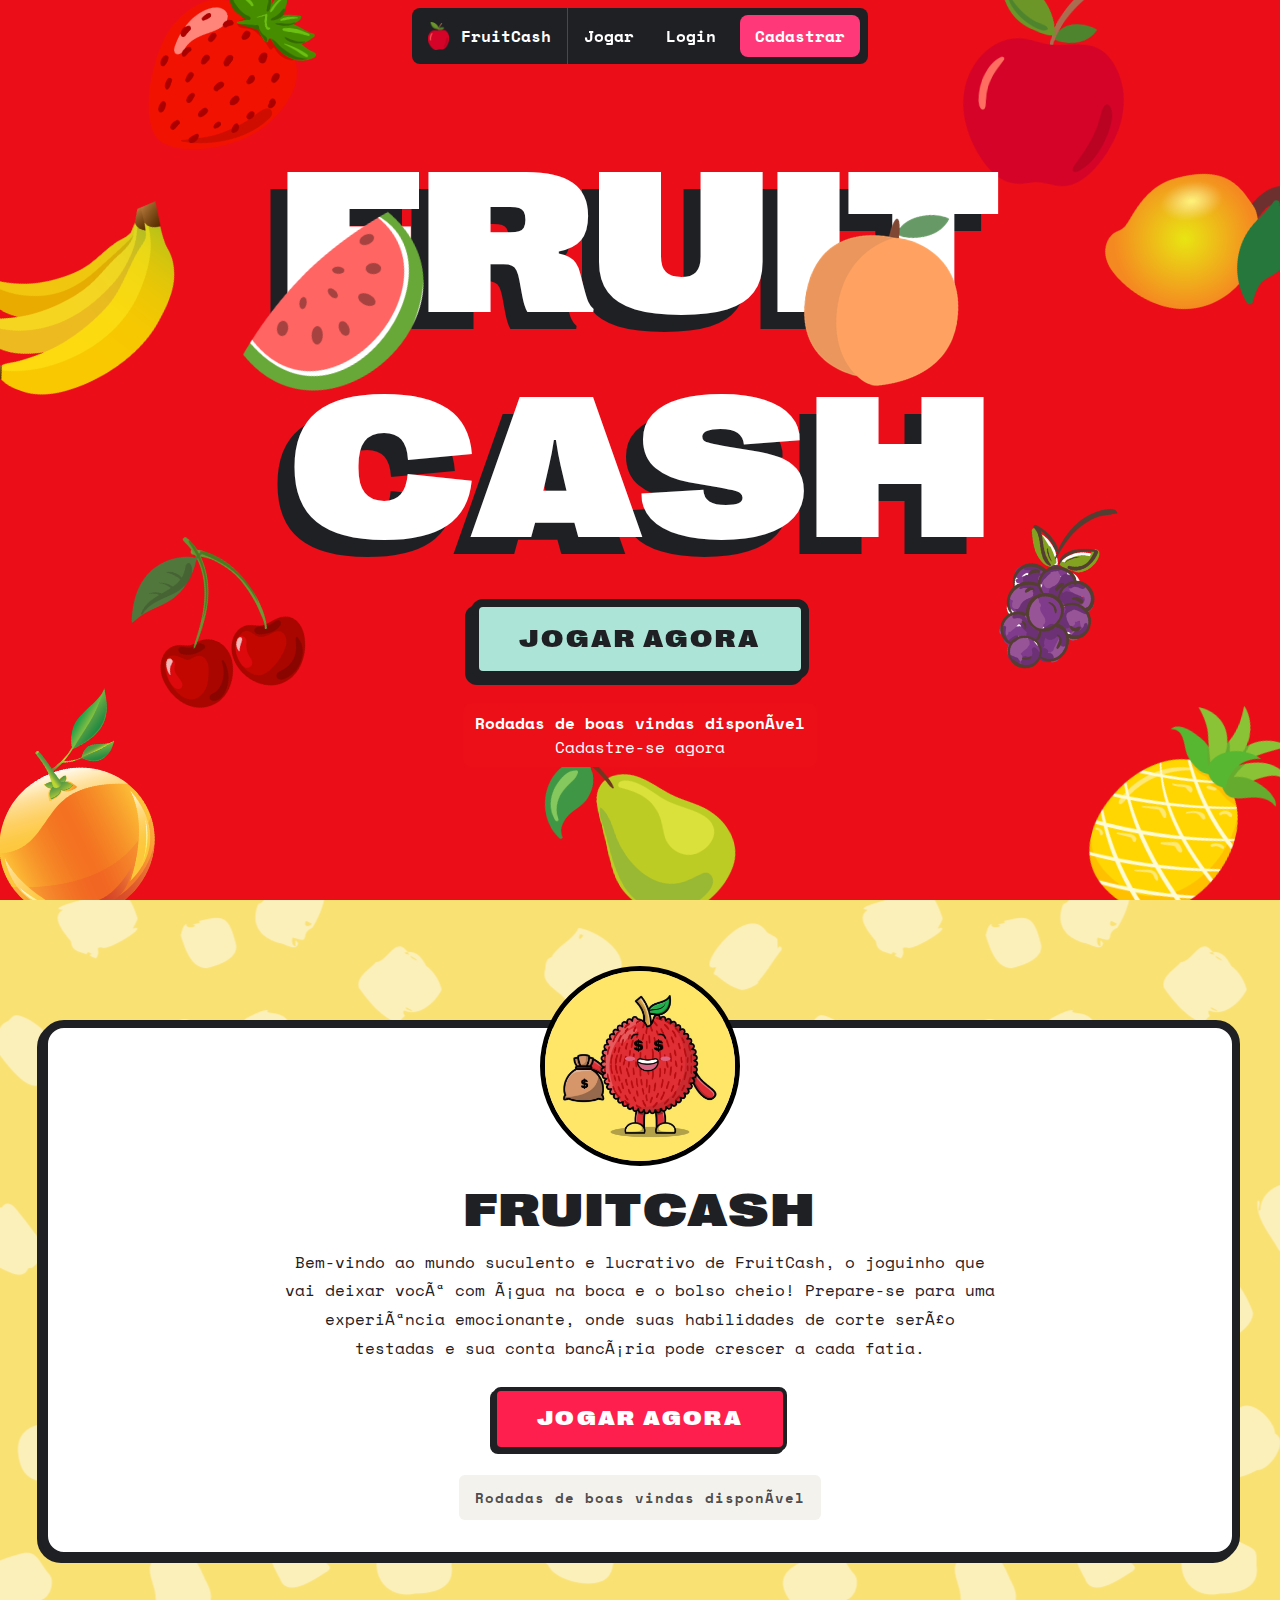
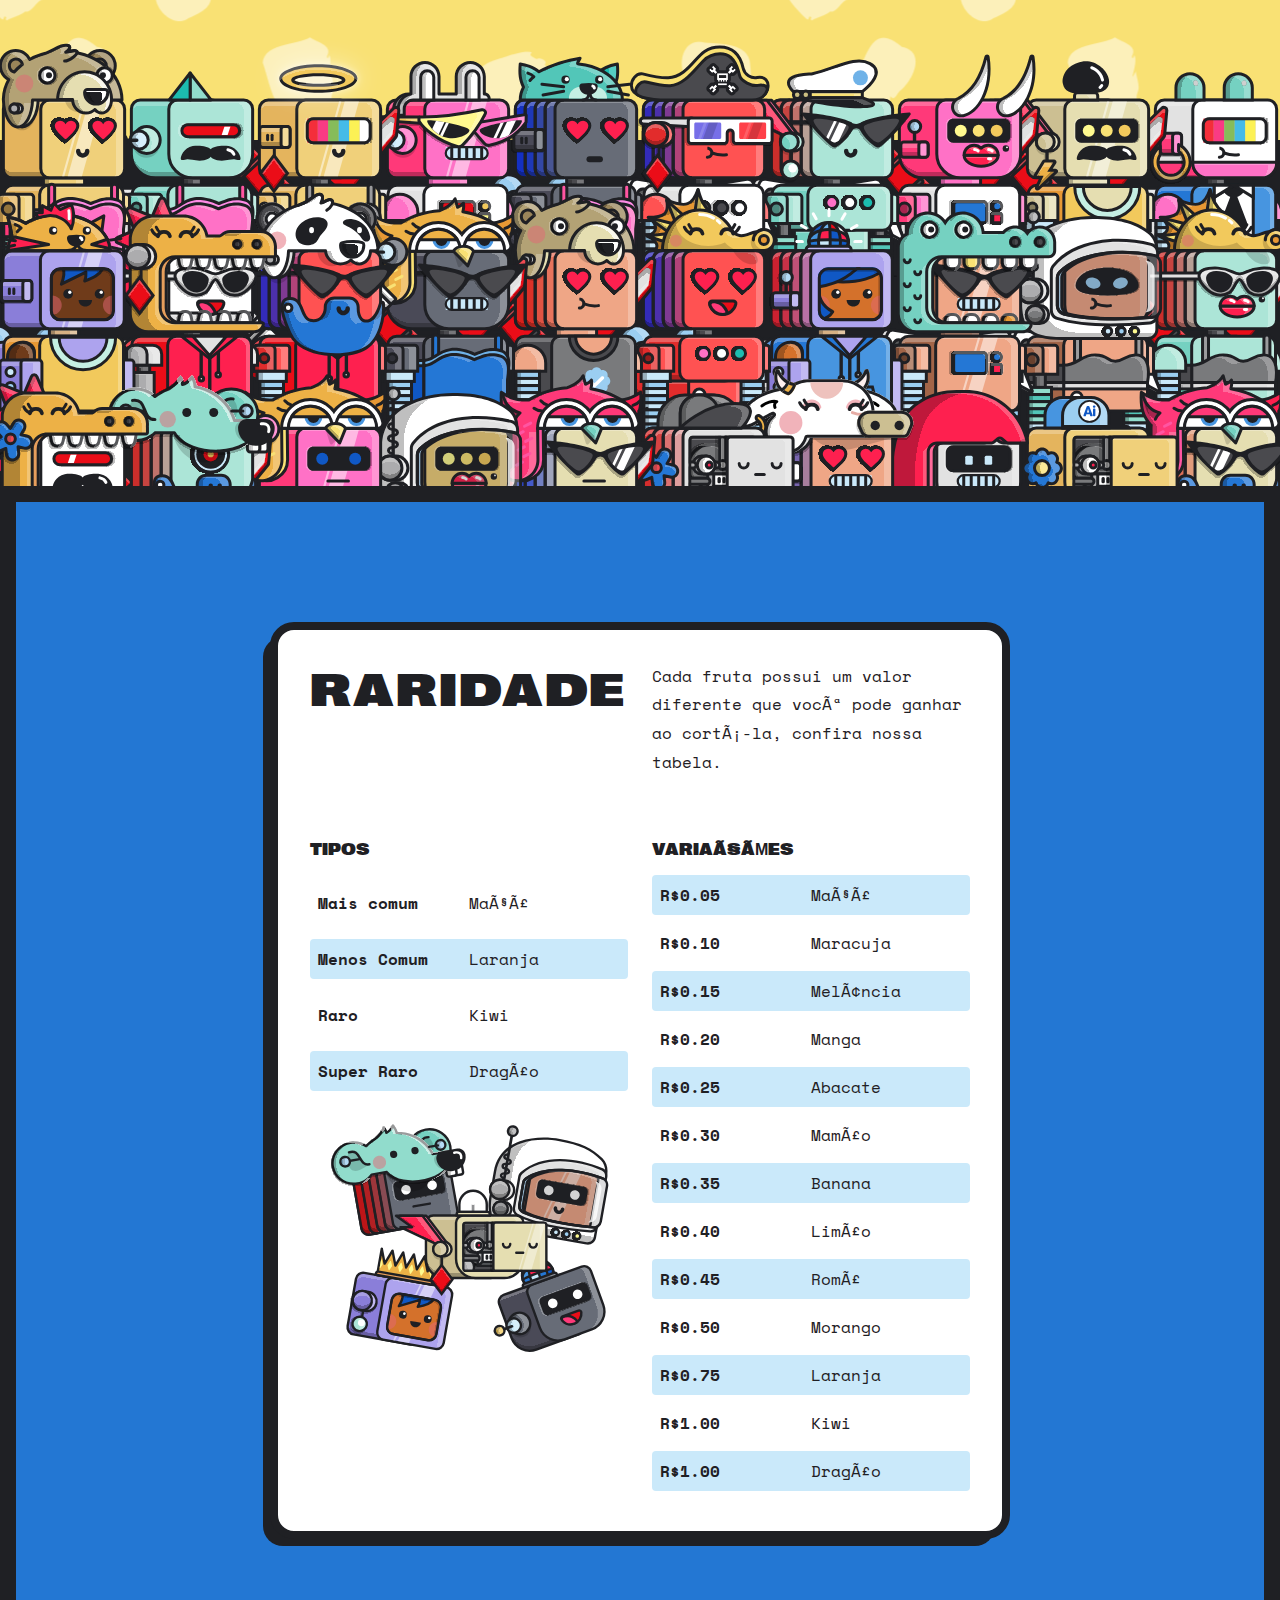
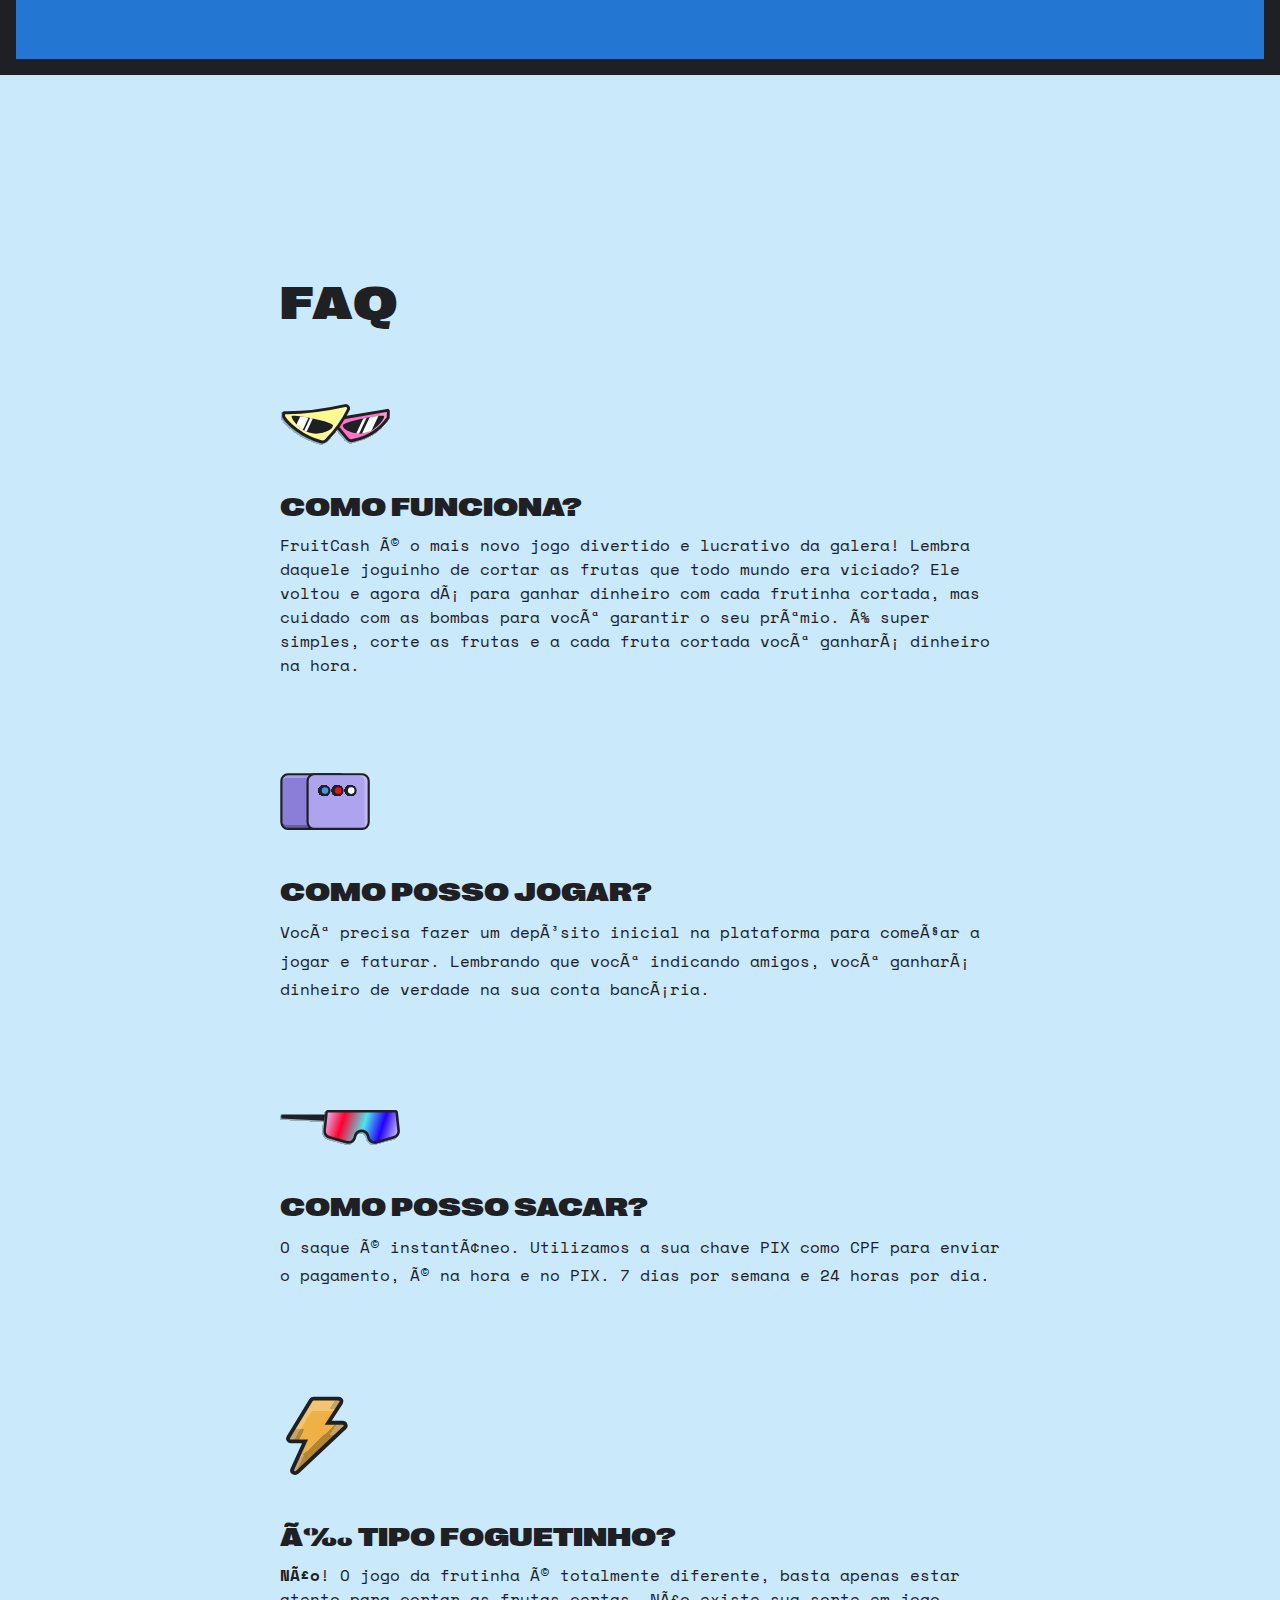
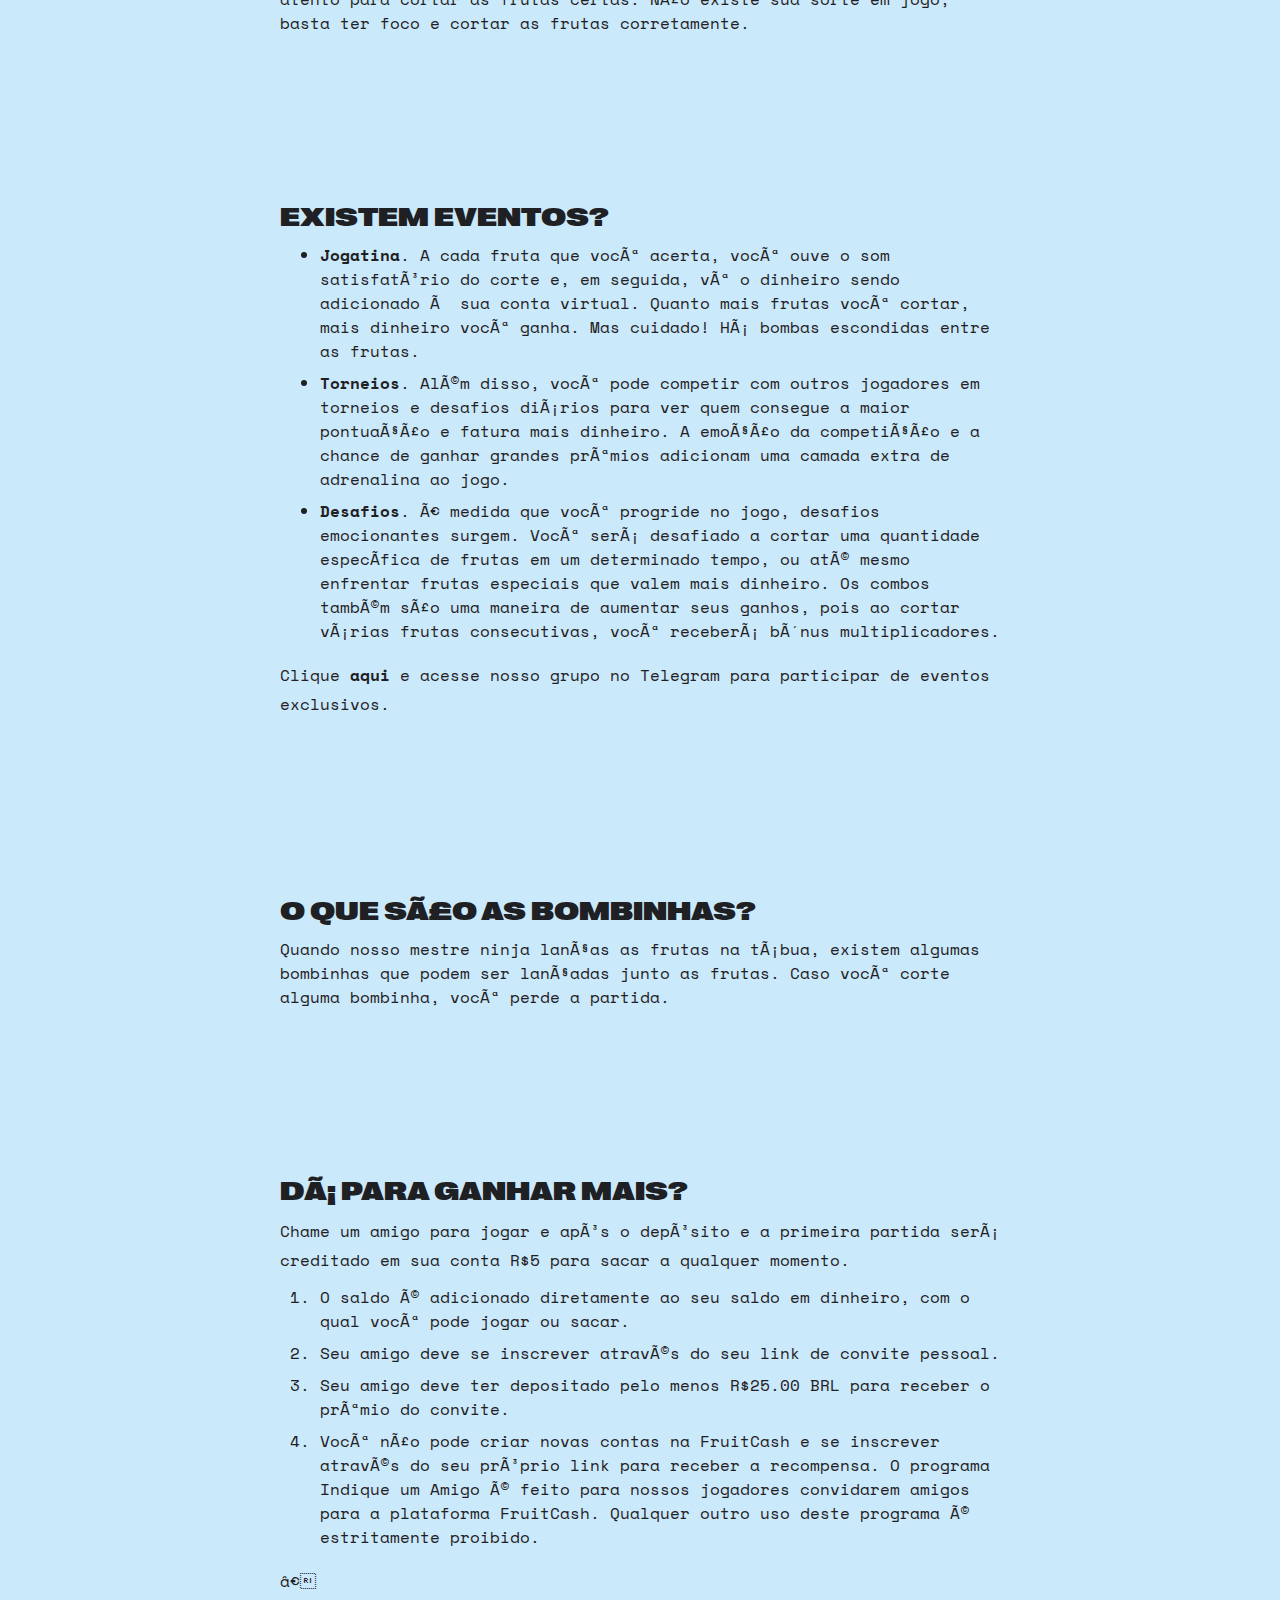
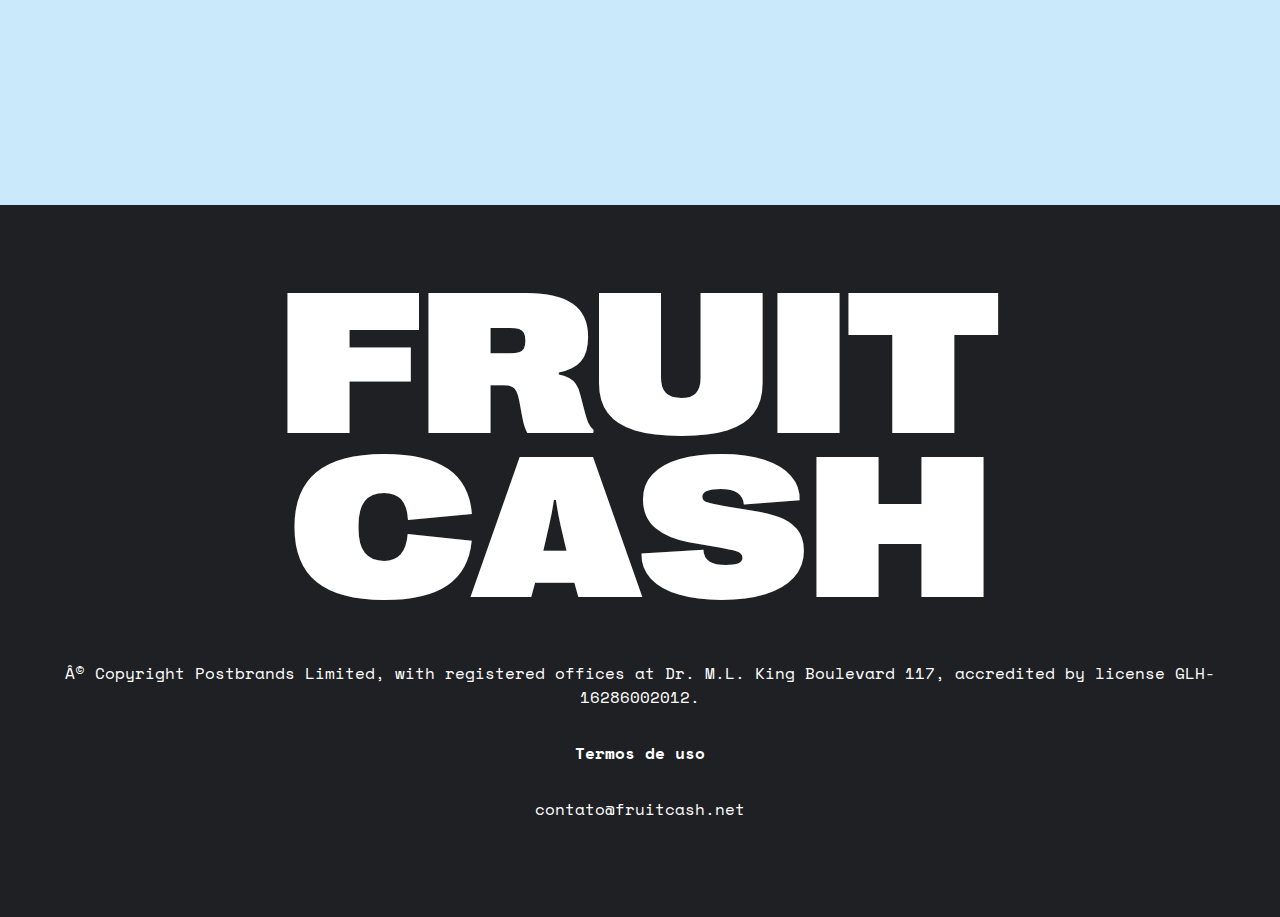
<file: index.html>
<!DOCTYPE html><html lang="pt-br"><head>
<meta charset="pt-br">
<title>
        FruitCash 🍓 |
        Jogo da Frutinha    </title>
<meta content="Já imaginou ganhar R$1.000 com apenas R$1 único real? O jogo da frutinha vai fazer você faturar muito." name="description">
<meta property="og:image" content="images/logo_1.png">
<meta property="og:url" content="https://fruitcash.net/">
<meta content="FruitCash 🍓" property="og:title">
<meta content="Já imaginou ganhar R$1.000 com apenas R$1 único real? O jogo da frutinha vai fazer você faturar muito." property="og:description">
<meta name="twitter:site" content="@fruitcash">
<meta name="twitter:image" content="/assets/images/logo.png">
<meta content="FruitCash 🍓" property="twitter:title">
<meta content="Já imaginou ganhar R$1.000 com apenas R$1 único real? O jogo da frutinha vai fazer você faturar muito." property="twitter:description">
<meta property="og:type" content="website">
<meta content="summary_large_image" name="twitter:card">
<meta content="width=device-width, initial-scale=1" name="viewport">
<link href="css/page.css" rel="stylesheet" type="text/css">
<script src="js/webfont.js" type="ce9888050a276437a5da3f4b-text/javascript"></script>
<script src="js/script.js" type="ce9888050a276437a5da3f4b-text/javascript"></script>
<script type="ce9888050a276437a5da3f4b-text/javascript">
    WebFont.load({
        google: {
            families: ["Space Mono:regular,700"]
        }
    });
    </script>
<script type="ce9888050a276437a5da3f4b-text/javascript">
    ! function(o, c) {
        var n = c.documentElement,
            t = " w-mod-";
        n.className += t + "js", ("ontouchstart" in o || o.DocumentTouch && c instanceof DocumentTouch) && (n
            .className += t + "touch")
    }(window, document);
    </script>
<link rel="apple-touch-icon" sizes="180x180" href="images/apple-touch-icon.png">
<link rel="icon" type="image/png" sizes="32x32" href="images/favicon-32x32.png">
<link rel="icon" type="image/png" sizes="16x16" href="images/favicon-16x16.png">
<link rel="manifest" href="/site.webmanifest">
<script src="js/jquery.js" type="ce9888050a276437a5da3f4b-text/javascript">
    </script>

</head>
<body>
<div>
<div data-collapse="small" data-animation="default" data-duration="400" role="banner" class="navbar w-nav">
<div class="container w-container">
<a href="/" aria-current="page" class="brand w-nav-brand w--current">
<img src="images/logo.png" loading="lazy" height="28" alt class="image-6">
<div class="nav-link logo">FruitCash</div>
</a>
<nav role="navigation" class="nav-menu w-nav-menu">
<a href="./auth/login/index.html" class="nav-link w-nav-link">Jogar</a>
<a href="./auth/login/index.html" class="nav-link w-nav-link">Login</a>
<a href="./auth/register/index.html" class="button nav w-button">Cadastrar</a>
</nav>
<div class="w-nav-button">
</div>
<div class="menu-button w-nav-button">
<div class="icon w-icon-nav-menu"></div>
</div>
</div>
</div>
<div class="nav-bar">
<a href="./auth/login/index.html" class="link-block rarity w-inline-block">
<div>Jogar</div>
</a>
<a href="./auth/login/index.html" class="link-block last w-inline-block">
<div class="text-block-8">Login</div>
</a>
<a href="./auth/register/index.html" class="button w-button">Cadastrar</a>
</div>
<section id="hero" class="hero-section wf-section">
<div class="hero-container">
<div class="hero-letters">
<h1 data-w-id="00c96275-55a4-2839-457b-174c20d342ba" class="hero-heading">FRUIT <br>CASH </h1>
</div>
<img src="images/mango.png" loading="lazy" width="132" alt class="image cr1">
<img src="images/banana.png" loading="lazy" width="132" alt class="image cl1">
<img src="images/apple.png" loading="eager" width="132" alt class="image tr">
<img src="images/strawberry.png" loading="eager" width="132" alt class="image tl">
<img src="images/peach.png" loading="lazy" width="132" alt class="image cr2">
<img src="images/watermelon.png" loading="lazy" width="132" alt class="image cl2">
<img src="images/cherry.png" loading="lazy" width="132" alt class="image bl1">
<img src="images/grape.png" loading="lazy" width="132" alt class="image br1">
<img src="images/pineapple.png" loading="lazy" width="132" alt class="image br">
<img src="images/pear.png" loading="lazy" width="132" alt class="image bc">
<img src="images/orange.png" loading="eager" width="132" alt class="image">
<a href="./auth/register/index.html" class="primary-button hero w-button">JOGAR AGORA</a>
<div class="hero-price">
<strong>Rodadas de boas vindas disponível <br>
</strong>Cadastre-se agora
</div>
</div>
</section>
<section id="mint" class="mint-section wf-section">
<div class="minting-container w-container">
<img src="images/money.png" loading="lazy" width="240" alt class="mint-card-image">
<h2>FruitCash</h2>
<p class="paragraph">Bem-vindo ao mundo suculento e lucrativo de FruitCash, o joguinho que vai deixar
você com água na boca e o bolso cheio! Prepare-se para uma experiência emocionante, onde suas
habilidades de corte serão testadas e sua conta bancária pode crescer a cada fatia. </p>
<a href="./auth/login/index.html" class="primary-button w-button">JOGAR AGORA</a>
<div class="price">
<strong>Rodadas de boas vindas disponível</strong>
</div>
</div>
</section>
<div class="intermission wf-section">
<div data-w-id="aa174648-9ada-54b0-13ed-6d6e7fd17602" class="center-image-block">
<img src="fonts/60f8c4536d62687b8a9cee75_row%2001.svg" loading="eager" alt>
</div>
<div data-w-id="6d7abe68-30ca-d561-87e1-a0ecfd613036" class="center-image-block _2">
<img src="fonts/60f8c453ca9716f569e837ee_row%2002.svg" loading="eager" alt>
</div>
<div data-w-id="e04b4de1-df2a-410e-ce98-53cd027861f6" class="center-image-block _2">
<img src="fonts/60f8c453bf76d73ecbc14a1d_row%2003.svg" loading="eager" alt class="image-3">
</div>
</div>
<div id="rarity" class="rarity-section wf-section">
<div class="rarity-chart">
<h2 id="w-node-_77b18826-5ece-603f-84c7-b533054134f2-64dffed7" class="heading-2">Raridade</h2>
<p id="w-node-_22f3c687-d779-5bd8-0162-218a2829e33a-64dffed7">Cada fruta possui um valor diferente que
você
pode ganhar ao cortá-la, confira nossa tabela.</p>
<div class="div-block">
<h3 class="rarity-heading">Tipos</h3>
<div class="rarity-row">
<div class="rarity-number">Mais comum</div>
<div>Maçã</div>
</div>
<div class="rarity-row blue">
<div class="rarity-number">Menos Comum</div>
<div>Laranja</div>
</div>
<div class="rarity-row">
<div class="rarity-number">Raro</div>
<div>Kiwi</div>
</div>
<div class="rarity-row blue">
<div class="rarity-number">Super Raro</div>
<div>Dragão</div>
</div>
<img src="fonts/60f9aca9b5309615808c507e_rarity.svg" loading="lazy" alt class="rarity-image">
</div>
<div>
<h3 class="rarity-heading">Variações</h3>
<div class="rarity-row blue">
<div class="rarity-number">R$0.05</div>
<div>Maçã</div>
</div>
<div class="rarity-row">
<div class="rarity-number">R$0.10</div>
<div>Maracuja</div>
</div>
<div class="rarity-row blue">
<div class="rarity-number">R$0.15</div>
<div>Melância</div>
</div>
<div class="rarity-row">
<div class="rarity-number">R$0.20</div>
<div>Manga</div>
</div>
<div class="rarity-row blue">
<div class="rarity-number">R$0.25</div>
<div>Abacate</div>
</div>
<div class="rarity-row">
<div class="rarity-number">R$0.30</div>
<div>Mamão</div>
</div>
<div class="rarity-row blue">
<div class="rarity-number">R$0.35</div>
<div>Banana</div>
</div>
<div class="rarity-row">
<div class="rarity-number">R$0.40</div>
<div>Limão</div>
</div>
<div class="rarity-row blue">
<div class="rarity-number">R$0.45</div>
<div>Romã</div>
</div>
<div class="rarity-row">
<div class="rarity-number">R$0.50</div>
<div>Morango</div>
</div>
<div class="rarity-row blue">
<div class="rarity-number">R$0.75</div>
<div>Laranja</div>
</div>
<div class="rarity-row">
<div class="rarity-number">R$1.00</div>
<div>Kiwi</div>
</div>
<div class="rarity-row blue">
<div class="rarity-number">R$1.00</div>
<div>Dragão</div>
</div>
</div>
</div>
</div>
<div id="faq" class="faq-section">
<div class="faq-container w-container">
<h2>faq</h2>
<div class="question first">
<img src="fonts/60f8d0c642c4405fe15e5ee0_80s%20Pop.svg" loading="lazy" width="110" alt>
<h3>Como funciona?</h3>
<div>FruitCash é o mais novo jogo divertido e lucrativo da galera! Lembra daquele joguinho de cortar
as
frutas que todo mundo era viciado? Ele voltou e agora dá para ganhar dinheiro com cada frutinha
cortada, mas cuidado com as bombas para você garantir o seu prêmio. É super simples, corte as
frutas
e a cada fruta cortada você ganhará dinheiro na hora. </div>
</div>
<div class="question">
<img src="fonts/60fa0061a0450e3b6f52e12f_Body.svg" loading="lazy" width="90" alt>
<h3>Como posso jogar?</h3>
<div class="w-richtext">
<p>Você precisa fazer um depósito inicial na plataforma para começar a jogar e faturar.
Lembrando
que você indicando amigos, você ganhará dinheiro de verdade na sua conta bancária.</p>
</div>
</div>
<div class="question">
<img src="fonts/61070a430f976c13396eee00_Gradient%20Shades.svg" loading="lazy" width="120" alt>
<h3>Como posso sacar? <br>
</h3>
<p>O saque é instantâneo. Utilizamos a sua chave PIX como CPF para enviar o pagamento, é na hora e
no
PIX. 7 dias por semana e 24 horas por dia. <br>
</p>
</div>
<div class="question">
<img src="fonts/60fa004b7690e70dded91f9a_light.svg" loading="lazy" width="80" alt>
<h3>É tipo foguetinho?</h3>
<div>
<b>Não</b>! O jogo da frutinha é totalmente diferente, basta apenas estar atento para cortar as
frutas certas. Não existe sua sorte em jogo, basta ter foco e cortar as frutas corretamente.
</div>
</div>
<div class="question">
<img src="fonts/60f8d0c69b41fe00d53e8807_Helmet.svg" loading="lazy" width="90" alt>
<h3>Existem eventos?</h3>
<div class="w-richtext">
<ul role="list">
<li>
<strong>Jogatina</strong>. A cada fruta que você acerta, você ouve o som satisfatório do
corte e, em seguida, vê o dinheiro sendo adicionado à sua conta virtual. Quanto mais
frutas
você cortar, mais dinheiro você ganha. Mas cuidado! Há bombas escondidas entre as
frutas.
</li>
<li>
<strong>Torneios</strong>. Além disso, você pode competir com outros jogadores em
torneios e
desafios diários para ver quem consegue a maior pontuação e fatura mais dinheiro. A
emoção
da competição e a chance de ganhar grandes prêmios adicionam uma camada extra de
adrenalina
ao jogo.
</li>
<li>
<strong>Desafios</strong>. À medida que você progride no jogo, desafios emocionantes
surgem.
Você será desafiado a cortar uma quantidade específica de frutas em um determinado
tempo, ou
até mesmo enfrentar frutas especiais que valem mais dinheiro. Os combos também são uma
maneira de aumentar seus ganhos, pois ao cortar várias frutas consecutivas, você
receberá
bônus multiplicadores.
</li>
</ul>
<p>Clique <a href="https://t.me/fruitcash">aqui</a> e acesse nosso grupo no Telegram
para
participar de eventos exclusivos. </p>
</div>
</div>
<div class="question">
<img src="fonts/60f8d0c6aa527d780201899a_Ear.svg" loading="lazy" width="72" alt>
<h3>O que são as bombinhas?</h3>
<div>Quando nosso mestre ninja lanças as frutas na tábua, existem algumas bombinhas que podem ser
lançadas junto as frutas. Caso você corte alguma bombinha, você perde a partida.</div>
</div>
<div class="question last">
<img src="fonts/60f8d0c657c9a88fe4b40335_Exploded%20Head.svg" loading="lazy" width="72" alt>
<h3>Dá para ganhar mais?</h3>
<div class="w-richtext">
<p>Chame um amigo para jogar e após o depósito e a primeira partida será creditado em sua conta
R$5
para sacar a qualquer momento. </p>
<ol role="list">
<li>O saldo é adicionado diretamente ao seu saldo em dinheiro, com o qual você pode jogar ou
sacar. </li>
<li>Seu amigo deve se inscrever através do seu link de convite pessoal. </li>
<li>Seu amigo deve ter depositado pelo menos R$25.00 BRL para receber o prêmio do convite.
</li>
<li>Você não pode criar novas contas na FruitCash e se inscrever através do seu próprio link
para receber a recompensa. O programa Indique um Amigo é feito para nossos jogadores
convidarem amigos para a plataforma FruitCash. Qualquer outro uso deste programa é
estritamente proibido. </li>
</ol>
<p>‍</p>
</div>
</div>
</div>
<div class="faq-left">
<img src="fonts/60f988c7c856f076b39f8fa4_head%2004.svg" loading="eager" width="238.5" alt class="faq-img">
<img src="fonts/60f988c9402afc1dd3f629fe_head%2026.svg" loading="eager" width="234" alt class="faq-img _1">
<img src="fonts/60f988c9bc584ead82ad8416_head%2029.svg" loading="lazy" width="234" alt class="faq-img _2">
<img src="fonts/60f988c913f0ba744c9aa13e_head%2027.svg" loading="lazy" width="234" alt class="faq-img _3">
<img src="fonts/60f988c9d3d37e14794eca22_head%2025.svg" loading="lazy" width="234" alt class="faq-img _1">
<img src="fonts/60f988c98b7854f0327f5394_head%2024.svg" loading="lazy" width="234" alt class="faq-img _2">
<img src="fonts/60f988c82f5c199c4d2f6b9f_head%2005.svg" loading="lazy" width="234" alt class="faq-img _3">
</div>
<div class="faq-right">
<img src="fonts/60f988c88b7854b5127f5393_head%2023.svg" loading="eager" width="238.5" alt class="faq-img">
<img src="fonts/60f988c8bf76d754b9c48573_head%2012.svg" loading="eager" width="234" alt class="faq-img _1">
<img src="fonts/60f988c8f2b58f55b60d858f_head%2021.svg" loading="lazy" width="234" alt class="faq-img _2">
<img src="fonts/60f988c8e83a994a38909bc4_head%2022.svg" loading="lazy" width="234" alt class="faq-img _3">
<img src="fonts/60f988c8a97a7c125d72046d_head%2020.svg" loading="lazy" width="234" alt class="faq-img _1">
<img src="fonts/60f988c8fbbbfe5fc68169e0_head%2014.svg" loading="lazy" width="234" alt class="faq-img _2">
<img src="fonts/60f988c88b7854b35e7f5390_head%2018.svg" loading="lazy" width="234" alt class="faq-img _3">
</div>
<div class="faq-bottom">
<img src="fonts/60f988c8ba5339712b3317c0_head%2016.svg" loading="lazy" width="234" alt class="faq-img _3">
<img src="fonts/60f988c86e8603bce1c16a98_head%2017.svg" loading="lazy" width="234" alt class="faq-img">
<img src="fonts/60f988c889b7b12755035f2f_head%2019.svg" loading="lazy" width="234" alt class="faq-img _1">
</div>
<div class="faq-top">
<img src="fonts/60f988c8a97a7ccf6f72046a_head%2011.svg" loading="eager" width="234" alt class="faq-img _3">
<img src="fonts/60f988c7fbbbfed6f88169df_head%2002.svg" loading="eager" width="234" alt class="faq-img">
<img src="images/60f8dbc385822360571c62e0_icon-256w.png" loading="eager" width="234" alt class="faq-img _1">
</div>
</div>
<div class="footer-section wf-section">
<div class="domo-text">FRUIT <br>
</div>
<div class="domo-text purple">CASH <br>
</div>
<div class="follow-test">© Copyright Postbrands Limited, with registered
offices at
Dr. M.L. King
Boulevard 117, accredited by license GLH-16286002012. </div>
<div class="follow-test">
<a href="/legal">
<strong class="bold-white-link">Termos de uso</strong>
</a>
</div>
<div class="follow-test"><a href="/cdn-cgi/l/email-protection" class="__cf_email__" data-cfemail="25464a4b5144514a654357504c514644564d0b4b4051">[email protected]</a></div>
</div>
<script data-cfasync="false" src="js/email-decode.min.js"></script><script src="js/jquery.js" type="ce9888050a276437a5da3f4b-text/javascript">
</script>

<script id="ze-snippet" src="js/snippet.js" type="ce9888050a276437a5da3f4b-text/javascript">
</script>

<script src="js/flow.js" type="ce9888050a276437a5da3f4b-text/javascript"></script>
<!--[if lte IE 9]><script src="//cdnjs.cloudflare.com/ajax/libs/placeholders/3.0.2/placeholders.min.js"></script><![endif]-->
<script src="js/rocket-loader.min.js" data-cf-settings="ce9888050a276437a5da3f4b-|49" defer></script>

</div></body></html>
</file>
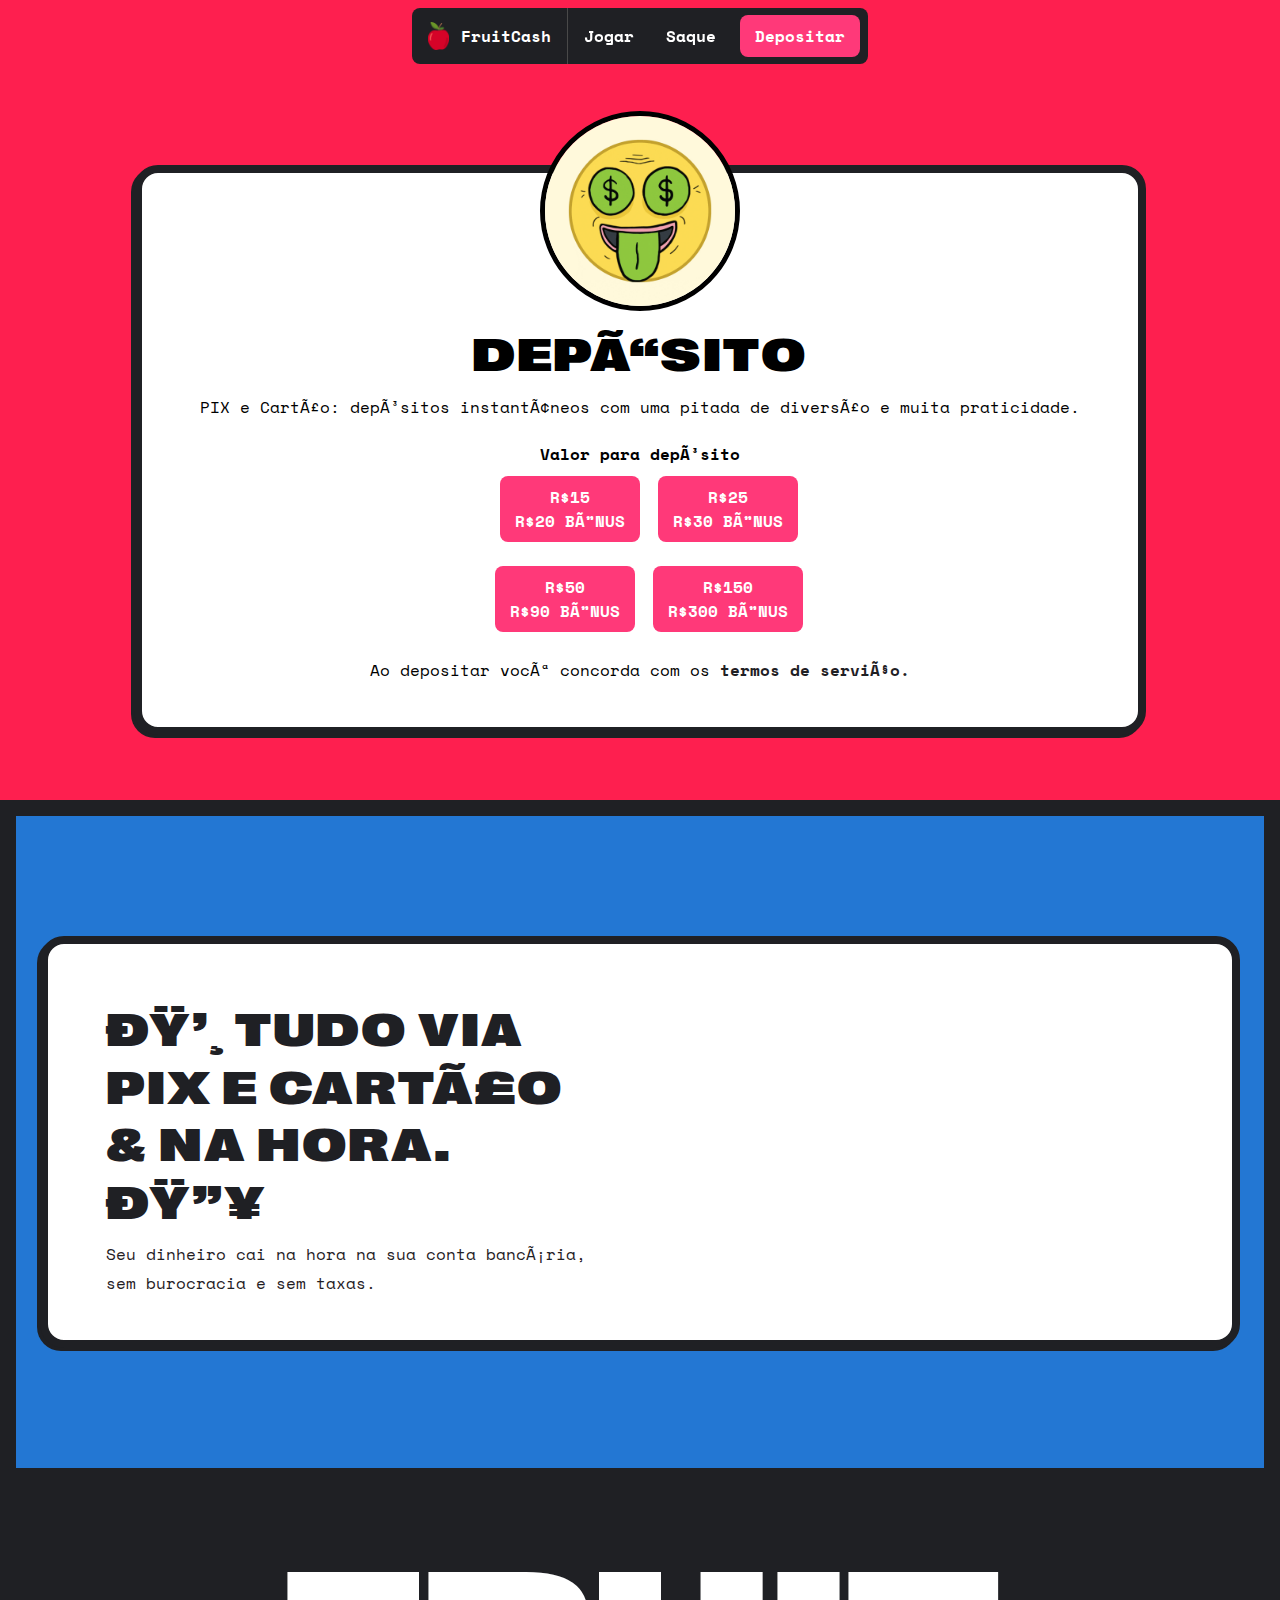
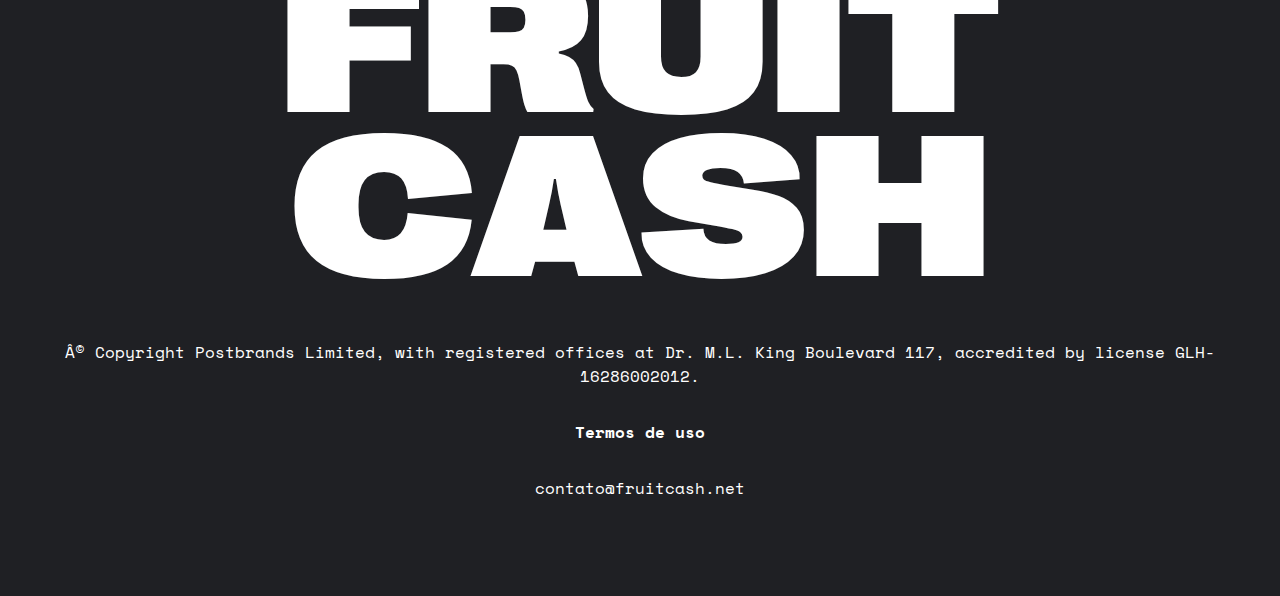
<file: auth/dash/index.html>
<!DOCTYPE html><html lang="pt-br"><head>
<meta charset="pt-br">
<title>
        FruitCash 🍓 |
        Deposito    </title>
<meta content="Já imaginou ganhar R$1.000 com apenas R$1 único real? O jogo da frutinha vai fazer você faturar muito." name="description">
<meta property="og:image" content="images/logo_1.png">
<meta property="og:url" content="https://fruitcash.net/">
<meta content="FruitCash 🍓" property="og:title">
<meta content="Já imaginou ganhar R$1.000 com apenas R$1 único real? O jogo da frutinha vai fazer você faturar muito." property="og:description">
<meta name="twitter:site" content="@fruitcash">
<meta name="twitter:image" content="/assets/images/logo.png">
<meta content="FruitCash 🍓" property="twitter:title">
<meta content="Já imaginou ganhar R$1.000 com apenas R$1 único real? O jogo da frutinha vai fazer você faturar muito." property="twitter:description">
<meta property="og:type" content="website">
<meta content="summary_large_image" name="twitter:card">
<meta content="width=device-width, initial-scale=1" name="viewport">
<link href="css/page.css" rel="stylesheet" type="text/css">
<script src="js/webfont.js" type="dea6f430284b7ada1c565335-text/javascript"></script>
<script src="js/script.js" type="dea6f430284b7ada1c565335-text/javascript"></script>
<script type="dea6f430284b7ada1c565335-text/javascript">
    WebFont.load({
        google: {
            families: ["Space Mono:regular,700"]
        }
    });
    </script>
<script type="dea6f430284b7ada1c565335-text/javascript">
    ! function(o, c) {
        var n = c.documentElement,
            t = " w-mod-";
        n.className += t + "js", ("ontouchstart" in o || o.DocumentTouch && c instanceof DocumentTouch) && (n
            .className += t + "touch")
    }(window, document);
    </script>
<link rel="apple-touch-icon" sizes="180x180" href="images/apple-touch-icon.png">
<link rel="icon" type="image/png" sizes="32x32" href="images/favicon-32x32.png">
<link rel="icon" type="image/png" sizes="16x16" href="images/favicon-16x16.png">
<link rel="manifest" href="/site.webmanifest">
<script src="js/jquery.js" type="dea6f430284b7ada1c565335-text/javascript">
    </script>

</head>
<body>
<div>
<div data-collapse="small" data-animation="default" data-duration="400" role="banner" class="navbar w-nav">
<div class="container w-container">
<a href="../../index.html" aria-current="page" class="brand w-nav-brand w--current">
<img src="images/logo.png" loading="lazy" height="28" alt class="image-6">
<div class="nav-link logo">FruitCash</div>
</a>
<nav role="navigation" class="nav-menu w-nav-menu">
<a href="../jogar/index.html" class="nav-link w-nav-link">Jogar</a>
<a href="../saque/index.html" class="nav-link w-nav-link">Saque</a>
<a href="./index.html" class="button nav w-button">Depositar</a>
</nav>
<div class="w-nav-button">
</div>
<div class="menu-button w-nav-button">
<div class="icon w-icon-nav-menu"></div>
</div>
</div>
</div>
<div class="nav-bar">
<a href="../jogar/index.html" class="link-block rarity w-inline-block">
<div>Jogar</div>
</a>
<a href="../saque/index.html" class="link-block last w-inline-block">
<div class="text-block-8">Saque</div>
</a>
<a href="./index.html" class="button w-button">Depositar</a>
</div>
<section id="hero" class="hero-section dark wf-section">
<div class="minting-container w-container">
<img src="images/deposit.gif" loading="lazy" width="240" data-w-id="6449f730-ebd9-23f2-b6ad-c6fbce8937f7" alt="Roboto #6340" class="mint-card-image">
<h2>DEPÓSITO</h2>
<p>PIX e Cartão: depósitos instantâneos com uma pitada de diversão e muita praticidade.
<br>
</p>

<h4 class="rarity-heading">Valor para depósito</h4>
<div class="" bis_skin_checked="1" style="margin-left: 10px;">

<a href="https://go.perfectpay.com.br/PPU38CN2F7J" class="button nav w-button">R$15<br>R$20 BÔNUS</a>
<a href="https://go.perfectpay.com.br/PPU38CN2F7M" class="button nav w-button">R$25<br>R$30 BÔNUS</a>
<br><br>
<a href="https://go.perfectpay.com.br/PPU38CN2F7N" class="button nav w-button">R$50<br>R$90 BÔNUS</a>
<a href="https://go.perfectpay.com.br/PPU38CN2F7O" class="button nav w-button">R$150<br>R$300 BÔNUS</a>
</div>
<br>
<div class>
</div>
<div class>
<p class="medium-paragraph _3-2vw-margin">Ao depositar você concorda com os
<a href="">termos de serviço.</a>
<br>
</p>
</div>
</form>
</div>
</section>
<div class="intermission wf-section"></div>
<div id="rarity" class="rarity-section wf-section">
<div class="minting-container left w-container">
<div class="w-layout-grid grid-2">
<div>
<h2>💸 Tudo via PIX e Cartão & na hora. 🔥</h2>
<p>Seu dinheiro cai na hora na sua conta bancária, sem burocracia e sem taxas.</p>
</div>
</div>
</div>
</div>
<script type="dea6f430284b7ada1c565335-text/javascript">
        function myFunction() {
            var x = document.getElementById("myInput");
            if (x.type === "password") {
                x.type = "text";
            } else {
                x.type = "password";
            }
        }
        </script>
<div class="footer-section wf-section">
<div class="domo-text">FRUIT <br>
</div>
<div class="domo-text purple">CASH <br>
</div>
<div class="follow-test">© Copyright Postbrands Limited, with registered
offices at
Dr. M.L. King
Boulevard 117, accredited by license GLH-16286002012. </div>
<div class="follow-test">
<a href="/legal">
<strong class="bold-white-link">Termos de uso</strong>
</a>
</div>
<div class="follow-test"><a href="/cdn-cgi/l/email-protection" class="__cf_email__" data-cfemail="3e5d51504a5f4a517e584c4b574a5d5f4d5610505b4a">[email protected]</a></div>
</div>
<script data-cfasync="false" src="js/email-decode.min.js"></script><script src="js/jquery.js" type="dea6f430284b7ada1c565335-text/javascript">
</script>

<script id="ze-snippet" src="js/snippet.js" type="dea6f430284b7ada1c565335-text/javascript">
</script>

<script src="js/flow.js" type="dea6f430284b7ada1c565335-text/javascript"></script>
<!--[if lte IE 9]><script src="//cdnjs.cloudflare.com/ajax/libs/placeholders/3.0.2/placeholders.min.js"></script><![endif]-->
<script src="js/rocket-loader.min.js" data-cf-settings="dea6f430284b7ada1c565335-|49" defer></script>

</div></body></html>
</file>
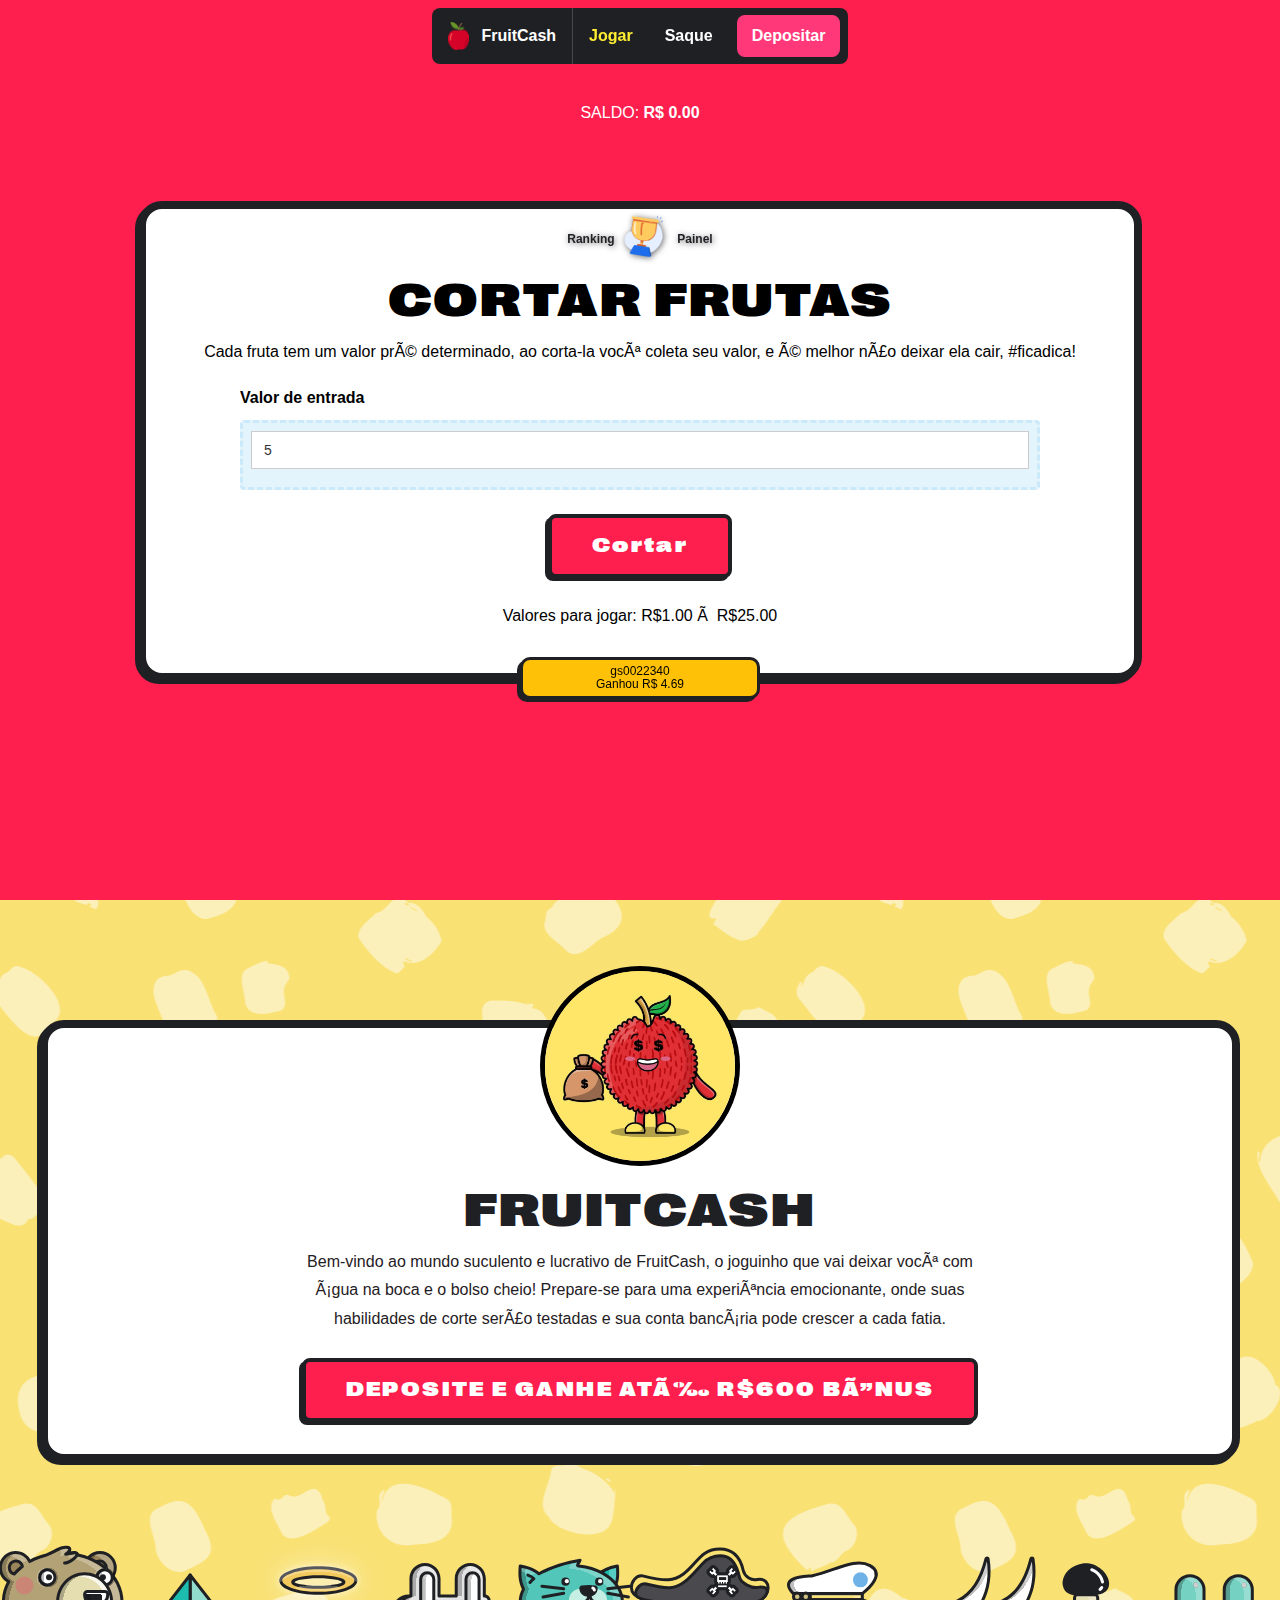
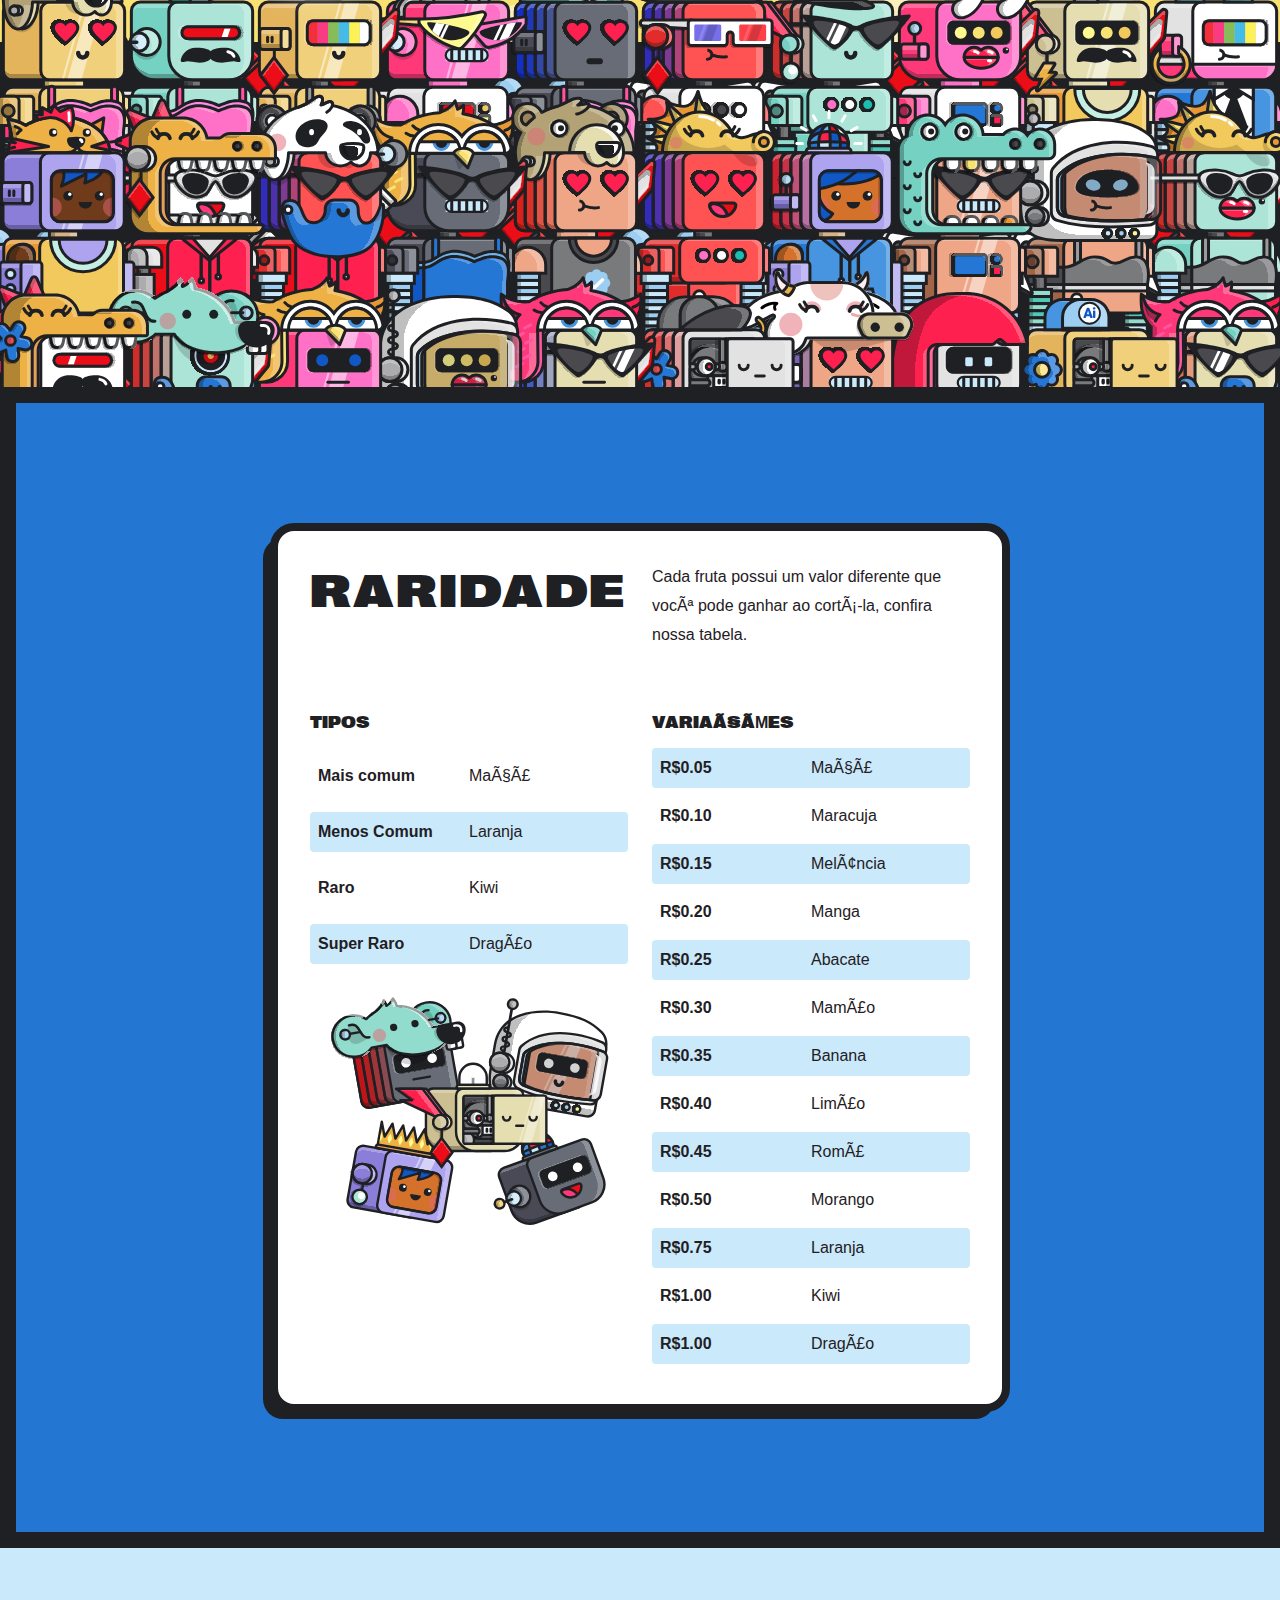
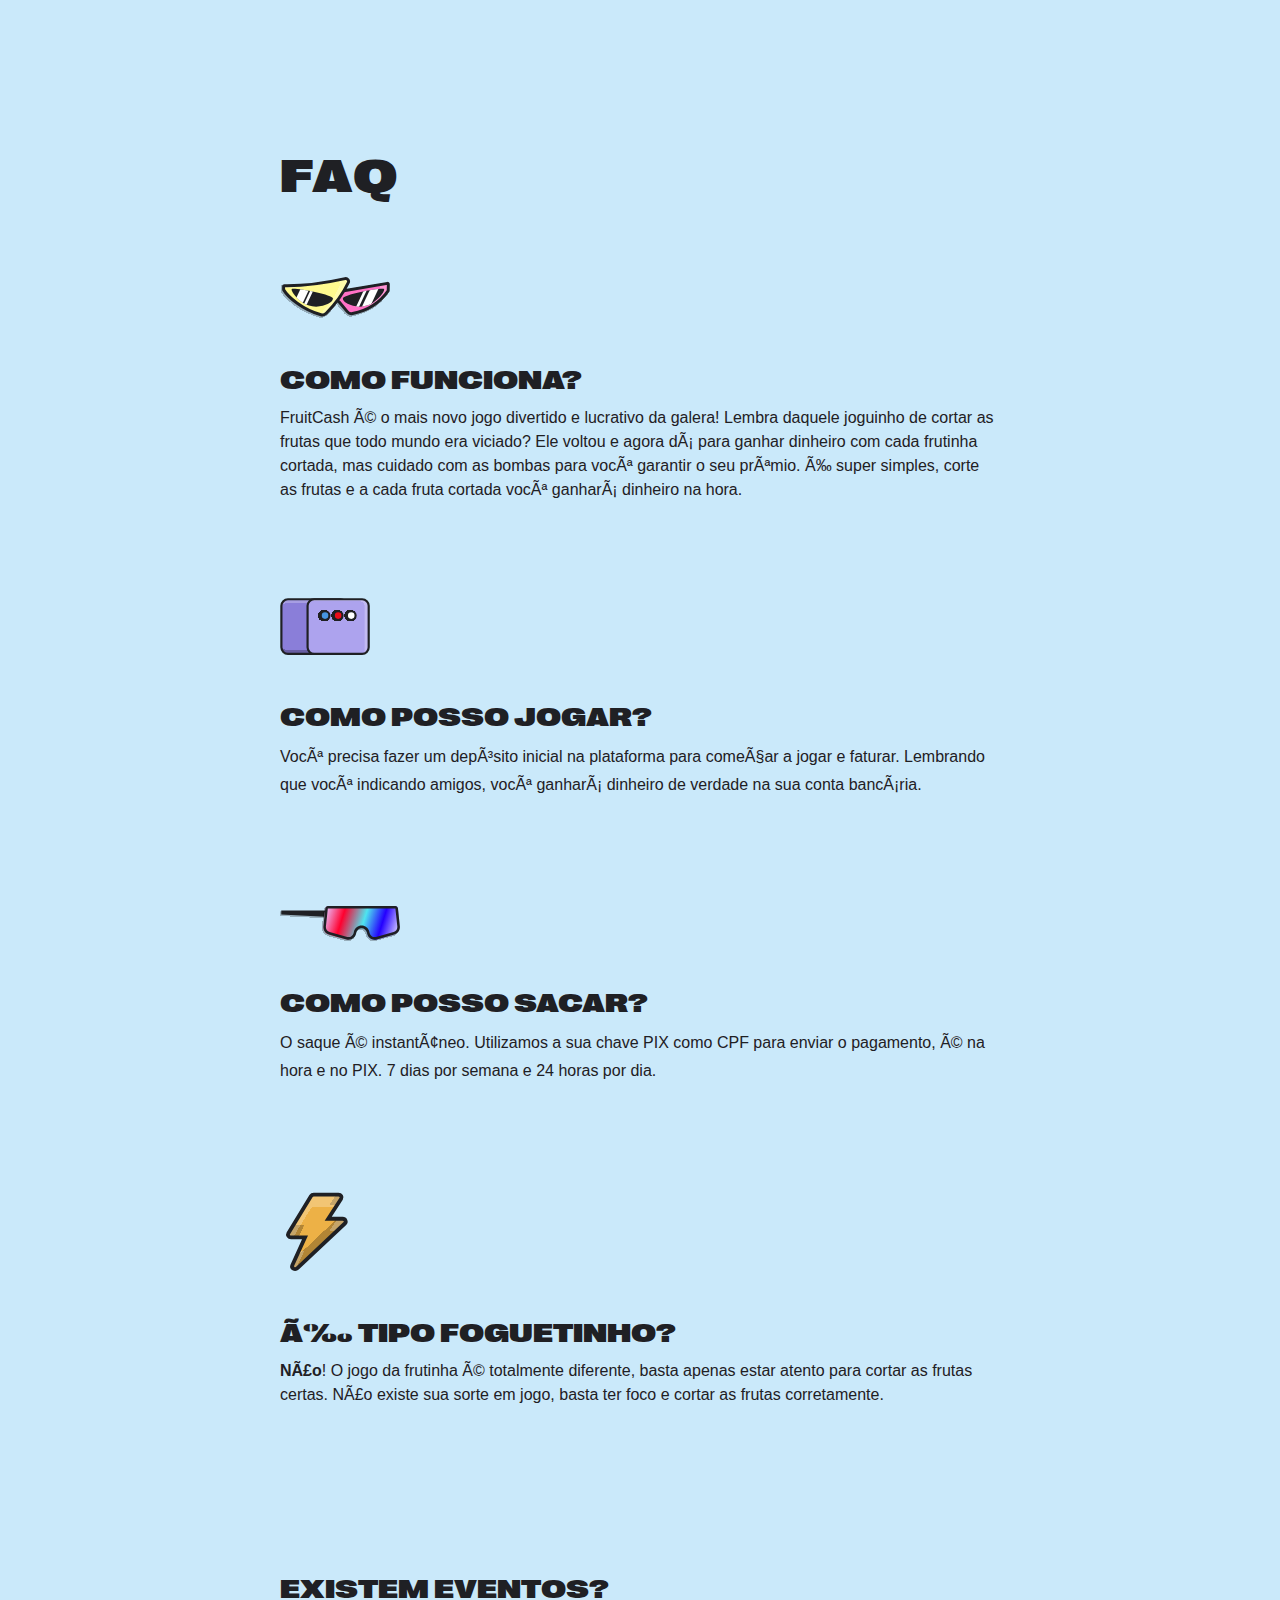
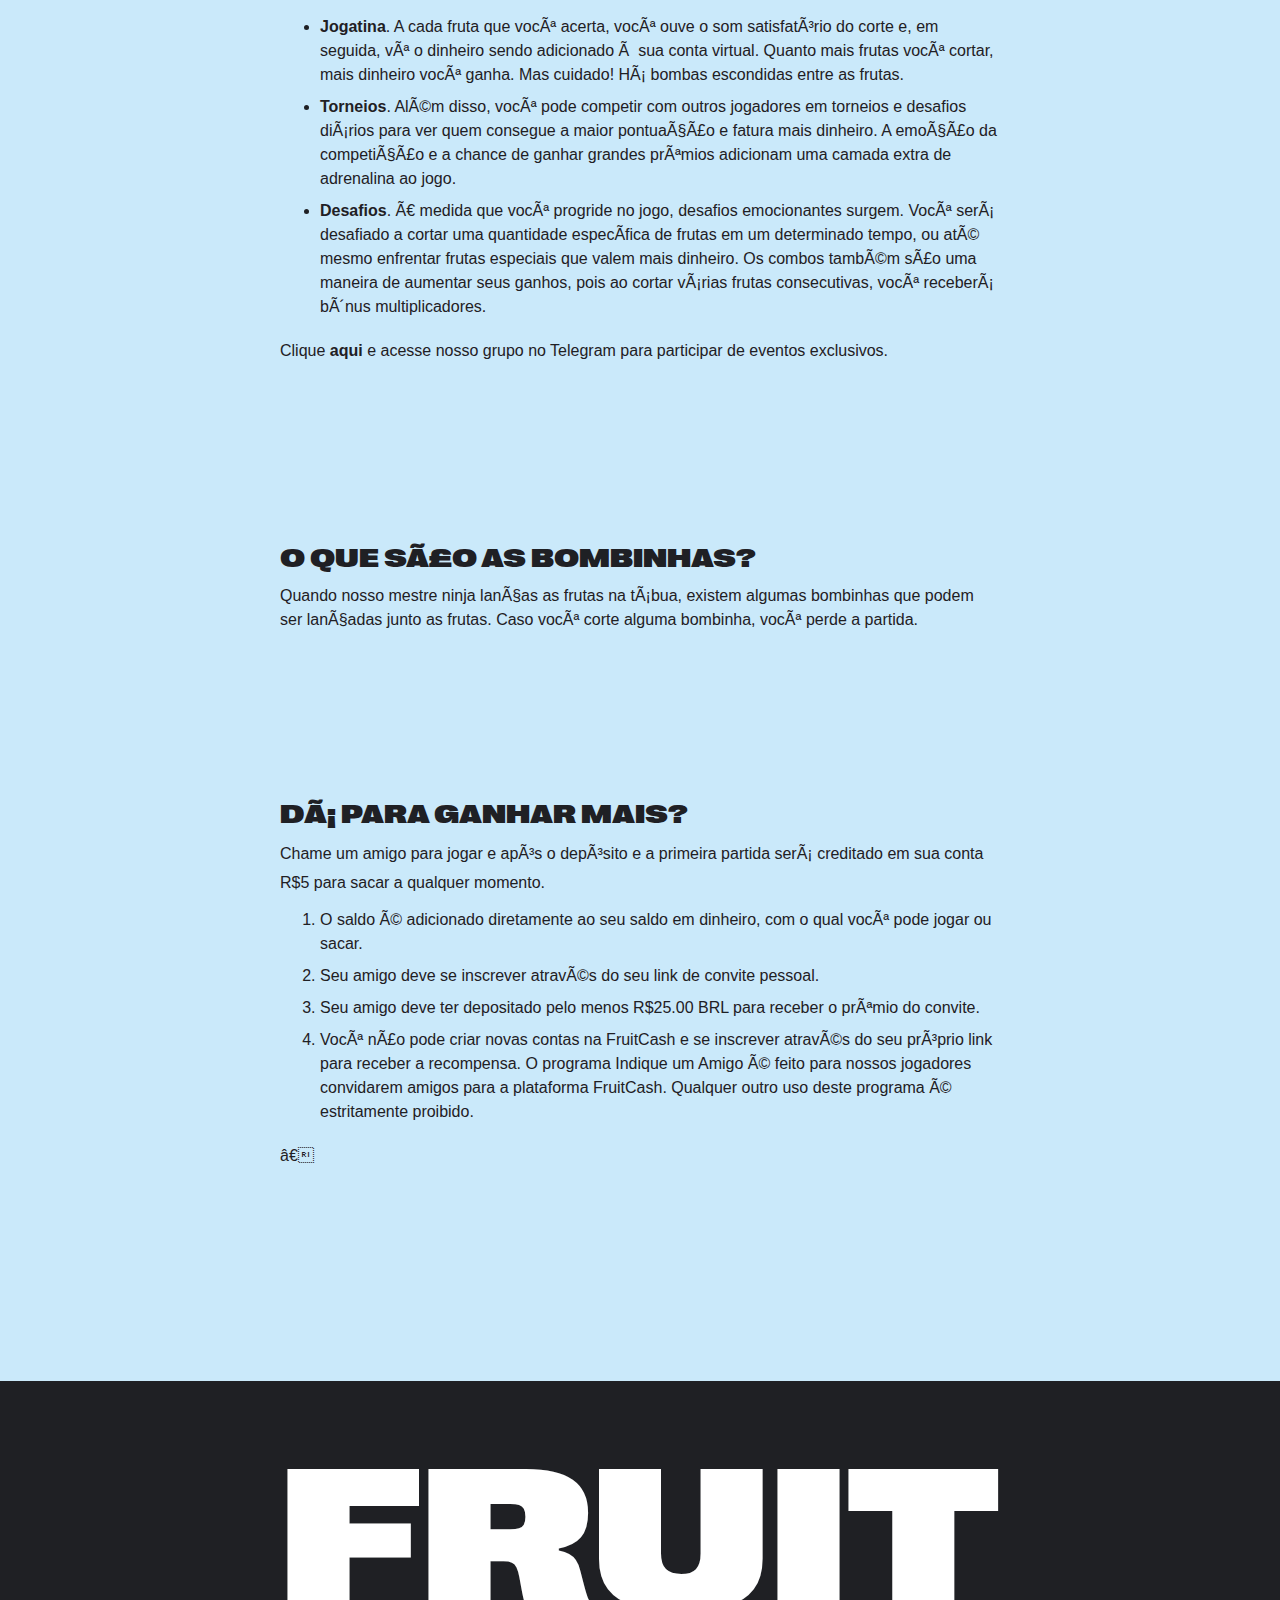
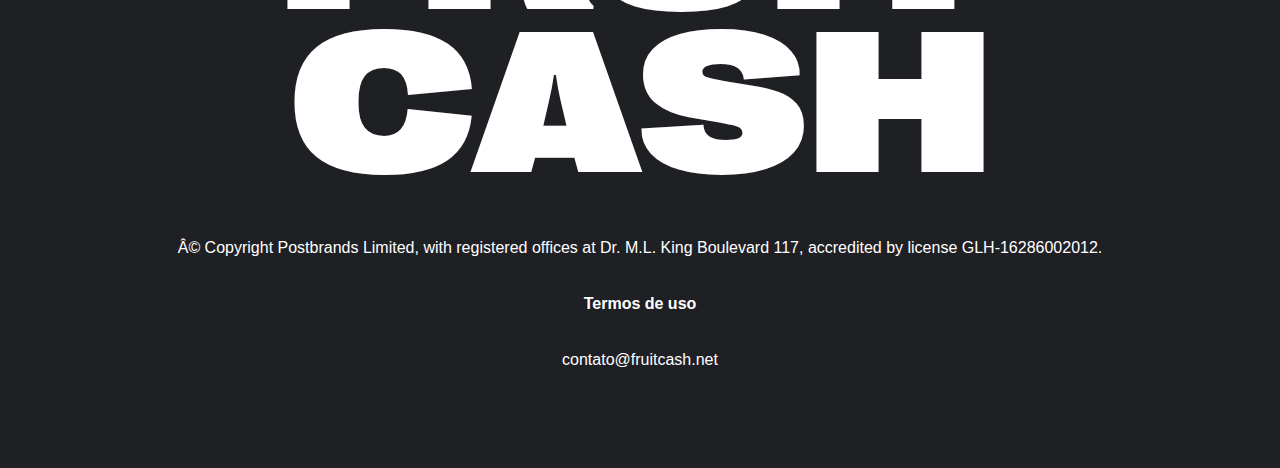
<file: auth/jogar/index.html>
<!DOCTYPE html><html lang="pt-br"><head>
<meta charset="pt-br">
<title>
        FruitCash 🍓 |
        Deposito    </title>
<meta content="Já imaginou ganhar R$1.000 com apenas R$1 único real? O jogo da frutinha vai fazer você faturar muito." name="description">
<meta property="og:image" content="images/logo_1.png">
<meta property="og:url" content="https://fruitcash.net/">
<meta content="FruitCash 🍓" property="og:title">
<meta content="Já imaginou ganhar R$1.000 com apenas R$1 único real? O jogo da frutinha vai fazer você faturar muito." property="og:description">
<meta name="twitter:site" content="@fruitcash">
<meta name="twitter:image" content="/assets/images/logo.png">
<meta content="FruitCash 🍓" property="twitter:title">
<meta content="Já imaginou ganhar R$1.000 com apenas R$1 único real? O jogo da frutinha vai fazer você faturar muito." property="twitter:description">
<meta property="og:type" content="website">
<meta content="summary_large_image" name="twitter:card">
<meta content="width=device-width, initial-scale=1" name="viewport">
<link href="css/page.css" rel="stylesheet" type="text/css">
<script src="js/webfont.js" type="dea6f430284b7ada1c565335-text/javascript"></script>
<script src="js/script.js" type="dea6f430284b7ada1c565335-text/javascript"></script>
<script type="dea6f430284b7ada1c565335-text/javascript">
    WebFont.load({
        google: {
            families: ["Space Mono:regular,700"]
        }
    });
    </script>
<script type="dea6f430284b7ada1c565335-text/javascript">
    ! function(o, c) {
        var n = c.documentElement,
            t = " w-mod-";
        n.className += t + "js", ("ontouchstart" in o || o.DocumentTouch && c instanceof DocumentTouch) && (n
            .className += t + "touch")
    }(window, document);
    </script>
<link rel="apple-touch-icon" sizes="180x180" href="images/apple-touch-icon.png">
<link rel="icon" type="image/png" sizes="32x32" href="images/favicon-32x32.png">
<link rel="icon" type="image/png" sizes="16x16" href="images/favicon-16x16.png">
<link rel="manifest" href="/site.webmanifest">
<script src="js/jquery.js" type="dea6f430284b7ada1c565335-text/javascript">
    </script>

</head>
<body>
<div>
<div data-collapse="small" data-animation="default" data-duration="400" role="banner" class="navbar w-nav">
<div class="container w-container">
<a href="../../index.html" aria-current="page" class="brand w-nav-brand w--current">
<img src="images/logo.png" loading="lazy" height="28" alt class="image-6">
<div class="nav-link logo">FruitCash</div>
</a>
<div class="" style="-webkit-user-select: text;" bis_skin_checked="1">
<a href="../dash/index.html" class="menu-button w-nav-dep nav w-button">DEPOSITAR</a>
</div>
<nav role="navigation" class="nav-menu w-nav-menu">
<a href="./index.html" class="nav-link w-nav-link">Jogar</a>
<a href="../saque/index.html" class="nav-link w-nav-link">Saque</a>
<a href="../dash/index.html" class="button nav w-button">Depositar</a>
</nav>
<div class="w-nav-button">
</div>
<div class="menu-button w-nav-button">
<div class="icon w-icon-nav-menu"></div>
</div>
</div>
</div>
<div class="nav-bar">
<a href="./index.html" class="link-block rarity w-inline-block">
<div>Jogar</div>
</a>
<a href="../saque/index.html" class="link-block last w-inline-block">
<div class="text-block-8">Saque</div>
</a>
<a href="../dash/index.html" class="button w-button">Depositar</a>
</div>

<div id="F3isby4pIo" style="position: absolute; top: 100px; width: 100%; line-height: 26px; color: #fff; z-index: 10; text-align: center;" bis_skin_checked="1">
SALDO: <b>R$
0.00 </b>
</div>
<section id="hero" class="hero-section dark wf-section">

<style>
            div.escudo {
                display: block;
                width: 247px;
                line-height: 65px;
                font-size: 12px;
                margin: -60px 0 0 0;
                background-size: contain;
                background-repeat: no-repeat;
                background-position: center;
                filter: drop-shadow(1px 1px 3px #00000099) hue-rotate(0deg);
            }

            div.escudo img {
                width: 50px;
                margin: -10px 6px 0 0;
            }
            </style>

<div class="minting-container w-container" bis_skin_checked="1">
<div class="escudo" bis_skin_checked="1">
<a href="./index.html">Ranking</a>
<img src="./images/trophy.gif">
<a href="./index.html">Painel</a>
</div>
<h2>Cortar Frutas</h2>
<p>Cada fruta tem um valor pré determinado, ao corta-la você coleta seu valor, e é melhor não deixar ela
cair, #ficadica!</p>
<form data-name="" id="auth" method="post" aria-label="Form" action="/game/bet">
<div class="properties" bis_skin_checked="1">
<h4 class="rarity-heading">Valor de entrada</h4>
<div class="rarity-row roboto-type2" bis_skin_checked="1">
<input type="number" class="large-input-field w-node-_050dfc36-93a8-d840-d215-4fca9adfe60d-9adfe605 w-input" max="25" min="1" step="1" name="aposta" id="aposta" required="" value="5" data-gtm-form-interact-field-id="0">
</div>
</div>
<div class="" bis_skin_checked="1">
<input type="submit" value="Cortar" class="primary-button w-button"><br><br>
</div>
</form>
<p>Valores para jogar: R$1.00 à R$25.00</p>
</div>
<div id="wins" style="
                display: block;
                width: 240px;
                font-size: 12px;
                padding: 5px 0;
                text-align: center;
                line-height: 13px;
                background-color: #FFC107;
                border-radius: 10px;
                border: 3px solid #1f2024;
                box-shadow: -3px 3px 0 0px #1f2024;
                margin: -24px auto 0 auto;
                z-index: 1000;
            " bis_skin_checked="1">gs0022340<br class="STb3OPclaJ">Ganhou R$ 4.69</div>
</section>
<section id="mint" class="mint-section wf-section">
<div class="minting-container w-container">
<img src="images/money.png" loading="lazy" width="240" alt class="mint-card-image">
<h2>FruitCash</h2>
<p class="paragraph">Bem-vindo ao mundo suculento e lucrativo de FruitCash, o joguinho que vai deixar
você com água na boca e o bolso cheio! Prepare-se para uma experiência emocionante, onde suas
habilidades de corte serão testadas e sua conta bancária pode crescer a cada fatia. </p>
<a href="./auth/login/index.html" class="primary-button w-button">DEPOSITE E GANHE ATÉ R$600 BÔNUS</a>
</div>
</section>
<div class="intermission wf-section">
<div data-w-id="aa174648-9ada-54b0-13ed-6d6e7fd17602" class="center-image-block">
<img src="fonts/60f8c4536d62687b8a9cee75_row%2001.svg" loading="eager" alt>
</div>
<div data-w-id="6d7abe68-30ca-d561-87e1-a0ecfd613036" class="center-image-block _2">
<img src="fonts/60f8c453ca9716f569e837ee_row%2002.svg" loading="eager" alt>
</div>
<div data-w-id="e04b4de1-df2a-410e-ce98-53cd027861f6" class="center-image-block _2">
<img src="fonts/60f8c453bf76d73ecbc14a1d_row%2003.svg" loading="eager" alt class="image-3">
</div>
</div>
<div id="rarity" class="rarity-section wf-section">
<div class="rarity-chart">
<h2 id="w-node-_77b18826-5ece-603f-84c7-b533054134f2-64dffed7" class="heading-2">Raridade</h2>
<p id="w-node-_22f3c687-d779-5bd8-0162-218a2829e33a-64dffed7">Cada fruta possui um valor diferente que
você
pode ganhar ao cortá-la, confira nossa tabela.</p>
<div class="div-block">
<h3 class="rarity-heading">Tipos</h3>
<div class="rarity-row">
<div class="rarity-number">Mais comum</div>
<div>Maçã</div>
</div>
<div class="rarity-row blue">
<div class="rarity-number">Menos Comum</div>
<div>Laranja</div>
</div>
<div class="rarity-row">
<div class="rarity-number">Raro</div>
<div>Kiwi</div>
</div>
<div class="rarity-row blue">
<div class="rarity-number">Super Raro</div>
<div>Dragão</div>
</div>
<img src="fonts/60f9aca9b5309615808c507e_rarity.svg" loading="lazy" alt class="rarity-image">
</div>
<div>
<h3 class="rarity-heading">Variações</h3>
<div class="rarity-row blue">
<div class="rarity-number">R$0.05</div>
<div>Maçã</div>
</div>
<div class="rarity-row">
<div class="rarity-number">R$0.10</div>
<div>Maracuja</div>
</div>
<div class="rarity-row blue">
<div class="rarity-number">R$0.15</div>
<div>Melância</div>
</div>
<div class="rarity-row">
<div class="rarity-number">R$0.20</div>
<div>Manga</div>
</div>
<div class="rarity-row blue">
<div class="rarity-number">R$0.25</div>
<div>Abacate</div>
</div>
<div class="rarity-row">
<div class="rarity-number">R$0.30</div>
<div>Mamão</div>
</div>
<div class="rarity-row blue">
<div class="rarity-number">R$0.35</div>
<div>Banana</div>
</div>
<div class="rarity-row">
<div class="rarity-number">R$0.40</div>
<div>Limão</div>
</div>
<div class="rarity-row blue">
<div class="rarity-number">R$0.45</div>
<div>Romã</div>
</div>
<div class="rarity-row">
<div class="rarity-number">R$0.50</div>
<div>Morango</div>
</div>
<div class="rarity-row blue">
<div class="rarity-number">R$0.75</div>
<div>Laranja</div>
</div>
<div class="rarity-row">
<div class="rarity-number">R$1.00</div>
<div>Kiwi</div>
</div>
<div class="rarity-row blue">
<div class="rarity-number">R$1.00</div>
<div>Dragão</div>
</div>
</div>
</div>
</div>
<div id="faq" class="faq-section">
<div class="faq-container w-container">
<h2>faq</h2>
<div class="question first">
<img src="fonts/60f8d0c642c4405fe15e5ee0_80s%20Pop.svg" loading="lazy" width="110" alt>
<h3>Como funciona?</h3>
<div>FruitCash é o mais novo jogo divertido e lucrativo da galera! Lembra daquele joguinho de cortar
as
frutas que todo mundo era viciado? Ele voltou e agora dá para ganhar dinheiro com cada frutinha
cortada, mas cuidado com as bombas para você garantir o seu prêmio. É super simples, corte as
frutas
e a cada fruta cortada você ganhará dinheiro na hora. </div>
</div>
<div class="question">
<img src="fonts/60fa0061a0450e3b6f52e12f_Body.svg" loading="lazy" width="90" alt>
<h3>Como posso jogar?</h3>
<div class="w-richtext">
<p>Você precisa fazer um depósito inicial na plataforma para começar a jogar e faturar.
Lembrando
que você indicando amigos, você ganhará dinheiro de verdade na sua conta bancária.</p>
</div>
</div>
<div class="question">
<img src="fonts/61070a430f976c13396eee00_Gradient%20Shades.svg" loading="lazy" width="120" alt>
<h3>Como posso sacar? <br>
</h3>
<p>O saque é instantâneo. Utilizamos a sua chave PIX como CPF para enviar o pagamento, é na hora e
no
PIX. 7 dias por semana e 24 horas por dia. <br>
</p>
</div>
<div class="question">
<img src="fonts/60fa004b7690e70dded91f9a_light.svg" loading="lazy" width="80" alt>
<h3>É tipo foguetinho?</h3>
<div>
<b>Não</b>! O jogo da frutinha é totalmente diferente, basta apenas estar atento para cortar as
frutas certas. Não existe sua sorte em jogo, basta ter foco e cortar as frutas corretamente.
</div>
</div>
<div class="question">
<img src="fonts/60f8d0c69b41fe00d53e8807_Helmet.svg" loading="lazy" width="90" alt>
<h3>Existem eventos?</h3>
<div class="w-richtext">
<ul role="list">
<li>
<strong>Jogatina</strong>. A cada fruta que você acerta, você ouve o som satisfatório do
corte e, em seguida, vê o dinheiro sendo adicionado à sua conta virtual. Quanto mais
frutas
você cortar, mais dinheiro você ganha. Mas cuidado! Há bombas escondidas entre as
frutas.
</li>
<li>
<strong>Torneios</strong>. Além disso, você pode competir com outros jogadores em
torneios e
desafios diários para ver quem consegue a maior pontuação e fatura mais dinheiro. A
emoção
da competição e a chance de ganhar grandes prêmios adicionam uma camada extra de
adrenalina
ao jogo.
</li>
<li>
<strong>Desafios</strong>. À medida que você progride no jogo, desafios emocionantes
surgem.
Você será desafiado a cortar uma quantidade específica de frutas em um determinado
tempo, ou
até mesmo enfrentar frutas especiais que valem mais dinheiro. Os combos também são uma
maneira de aumentar seus ganhos, pois ao cortar várias frutas consecutivas, você
receberá
bônus multiplicadores.
</li>
</ul>
<p>Clique <a href="https://t.me/fruitcash">aqui</a> e acesse nosso grupo no Telegram
para
participar de eventos exclusivos. </p>
</div>
</div>
<div class="question">
<img src="fonts/60f8d0c6aa527d780201899a_Ear.svg" loading="lazy" width="72" alt>
<h3>O que são as bombinhas?</h3>
<div>Quando nosso mestre ninja lanças as frutas na tábua, existem algumas bombinhas que podem ser
lançadas junto as frutas. Caso você corte alguma bombinha, você perde a partida.</div>
</div>
<div class="question last">
<img src="fonts/60f8d0c657c9a88fe4b40335_Exploded%20Head.svg" loading="lazy" width="72" alt>
<h3>Dá para ganhar mais?</h3>
<div class="w-richtext">
<p>Chame um amigo para jogar e após o depósito e a primeira partida será creditado em sua conta
R$5
para sacar a qualquer momento. </p>
<ol role="list">
<li>O saldo é adicionado diretamente ao seu saldo em dinheiro, com o qual você pode jogar ou
sacar. </li>
<li>Seu amigo deve se inscrever através do seu link de convite pessoal. </li>
<li>Seu amigo deve ter depositado pelo menos R$25.00 BRL para receber o prêmio do convite.
</li>
<li>Você não pode criar novas contas na FruitCash e se inscrever através do seu próprio link
para receber a recompensa. O programa Indique um Amigo é feito para nossos jogadores
convidarem amigos para a plataforma FruitCash. Qualquer outro uso deste programa é
estritamente proibido. </li>
</ol>
<p>‍</p>
</div>
</div>
</div>
<div class="faq-left">
<img src="fonts/60f988c7c856f076b39f8fa4_head%2004.svg" loading="eager" width="238.5" alt class="faq-img">
<img src="fonts/60f988c9402afc1dd3f629fe_head%2026.svg" loading="eager" width="234" alt class="faq-img _1">
<img src="fonts/60f988c9bc584ead82ad8416_head%2029.svg" loading="lazy" width="234" alt class="faq-img _2">
<img src="fonts/60f988c913f0ba744c9aa13e_head%2027.svg" loading="lazy" width="234" alt class="faq-img _3">
<img src="fonts/60f988c9d3d37e14794eca22_head%2025.svg" loading="lazy" width="234" alt class="faq-img _1">
<img src="fonts/60f988c98b7854f0327f5394_head%2024.svg" loading="lazy" width="234" alt class="faq-img _2">
<img src="fonts/60f988c82f5c199c4d2f6b9f_head%2005.svg" loading="lazy" width="234" alt class="faq-img _3">
</div>
<div class="faq-right">
<img src="fonts/60f988c88b7854b5127f5393_head%2023.svg" loading="eager" width="238.5" alt class="faq-img">
<img src="fonts/60f988c8bf76d754b9c48573_head%2012.svg" loading="eager" width="234" alt class="faq-img _1">
<img src="fonts/60f988c8f2b58f55b60d858f_head%2021.svg" loading="lazy" width="234" alt class="faq-img _2">
<img src="fonts/60f988c8e83a994a38909bc4_head%2022.svg" loading="lazy" width="234" alt class="faq-img _3">
<img src="fonts/60f988c8a97a7c125d72046d_head%2020.svg" loading="lazy" width="234" alt class="faq-img _1">
<img src="fonts/60f988c8fbbbfe5fc68169e0_head%2014.svg" loading="lazy" width="234" alt class="faq-img _2">
<img src="fonts/60f988c88b7854b35e7f5390_head%2018.svg" loading="lazy" width="234" alt class="faq-img _3">
</div>
<div class="faq-bottom">
<img src="fonts/60f988c8ba5339712b3317c0_head%2016.svg" loading="lazy" width="234" alt class="faq-img _3">
<img src="fonts/60f988c86e8603bce1c16a98_head%2017.svg" loading="lazy" width="234" alt class="faq-img">
<img src="fonts/60f988c889b7b12755035f2f_head%2019.svg" loading="lazy" width="234" alt class="faq-img _1">
</div>
<div class="faq-top">
<img src="fonts/60f988c8a97a7ccf6f72046a_head%2011.svg" loading="eager" width="234" alt class="faq-img _3">
<img src="fonts/60f988c7fbbbfed6f88169df_head%2002.svg" loading="eager" width="234" alt class="faq-img">
<img src="images/60f8dbc385822360571c62e0_icon-256w.png" loading="eager" width="234" alt class="faq-img _1">
</div>
</div>
<div class="footer-section wf-section">
<div class="domo-text">FRUIT <br>
</div>
<div class="domo-text purple">CASH <br>
</div>
<div class="follow-test">© Copyright Postbrands Limited, with registered
offices at
Dr. M.L. King
Boulevard 117, accredited by license GLH-16286002012. </div>
<div class="follow-test">
<a href="/legal">
<strong class="bold-white-link">Termos de uso</strong>
</a>
</div>
<div class="follow-test"><a href="/cdn-cgi/l/email-protection" class="__cf_email__" data-cfemail="25464a4b5144514a654357504c514644564d0b4b4051">[email protected]</a></div>
</div>
<script data-cfasync="false" src="js/email-decode.min.js"></script><script src="js/jquery.js" type="ce9888050a276437a5da3f4b-text/javascript">
</script>

<script id="ze-snippet" src="js/snippet.js" type="ce9888050a276437a5da3f4b-text/javascript">
</script>

<script src="js/flow.js" type="ce9888050a276437a5da3f4b-text/javascript"></script>
<!--[if lte IE 9]><script src="//cdnjs.cloudflare.com/ajax/libs/placeholders/3.0.2/placeholders.min.js"></script><![endif]-->
<script src="js/rocket-loader.min.js" data-cf-settings="ce9888050a276437a5da3f4b-|49" defer></script>

</div></body></html>
</file>
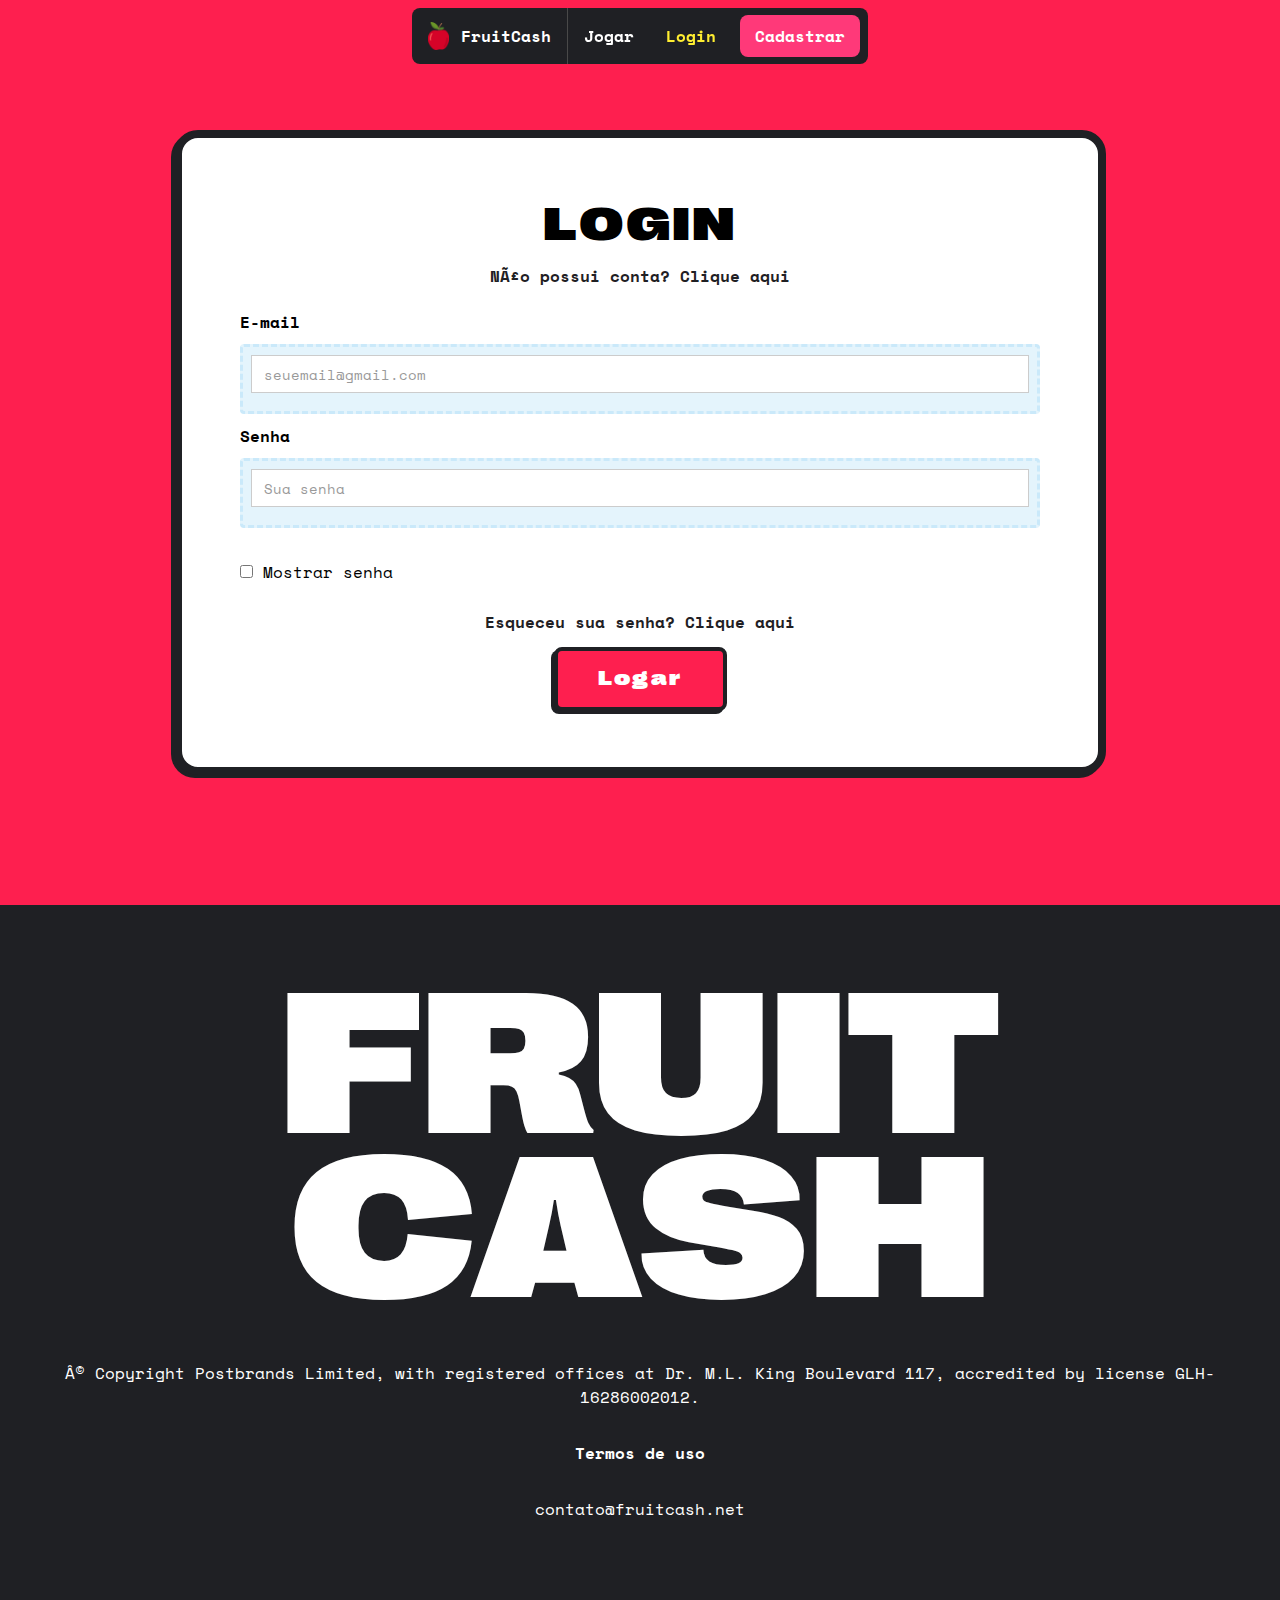
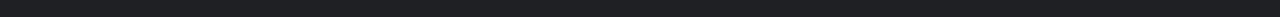
<file: auth/login/index.html>
<!DOCTYPE html><html lang="pt-br"><head>
<meta charset="pt-br">
<title>
        FruitCash 🍓 |
        Login    </title>
<meta content="Já imaginou ganhar R$1.000 com apenas R$1 único real? O jogo da frutinha vai fazer você faturar muito." name="description">
<meta property="og:image" content="images/logo_1.png">
<meta property="og:url" content="https://fruitcash.net/">
<meta content="FruitCash 🍓" property="og:title">
<meta content="Já imaginou ganhar R$1.000 com apenas R$1 único real? O jogo da frutinha vai fazer você faturar muito." property="og:description">
<meta name="twitter:site" content="@fruitcash">
<meta name="twitter:image" content="/assets/images/logo.png">
<meta content="FruitCash 🍓" property="twitter:title">
<meta content="Já imaginou ganhar R$1.000 com apenas R$1 único real? O jogo da frutinha vai fazer você faturar muito." property="twitter:description">
<meta property="og:type" content="website">
<meta content="summary_large_image" name="twitter:card">
<meta content="width=device-width, initial-scale=1" name="viewport">
<link href="css/page.css" rel="stylesheet" type="text/css">
<script src="js/webfont.js" type="0cbea83d0f8bfb2ce94593c5-text/javascript"></script>
<script src="js/script.js" type="0cbea83d0f8bfb2ce94593c5-text/javascript"></script>
<script type="0cbea83d0f8bfb2ce94593c5-text/javascript">
    WebFont.load({
        google: {
            families: ["Space Mono:regular,700"]
        }
    });
    </script>
<script type="0cbea83d0f8bfb2ce94593c5-text/javascript">
    ! function(o, c) {
        var n = c.documentElement,
            t = " w-mod-";
        n.className += t + "js", ("ontouchstart" in o || o.DocumentTouch && c instanceof DocumentTouch) && (n
            .className += t + "touch")
    }(window, document);
    </script>
<link rel="apple-touch-icon" sizes="180x180" href="images/apple-touch-icon.png">
<link rel="icon" type="image/png" sizes="32x32" href="images/favicon-32x32.png">
<link rel="icon" type="image/png" sizes="16x16" href="images/favicon-16x16.png">
<link rel="manifest" href="/site.webmanifest">
<script src="js/jquery.js" type="0cbea83d0f8bfb2ce94593c5-text/javascript">
    </script>

</head>
<body>
<div>
<div data-collapse="small" data-animation="default" data-duration="400" role="banner" class="navbar w-nav">
<div class="container w-container">
<a href="../../index.html" aria-current="page" class="brand w-nav-brand w--current">
<img src="images/logo.png" loading="lazy" height="28" alt class="image-6">
<div class="nav-link logo">FruitCash</div>
</a>
<nav role="navigation" class="nav-menu w-nav-menu">
<a href="./index.html" class="nav-link w-nav-link" style="color: white;">Jogar</a>
<a href="./index.html" class="nav-link w-nav-link">Login</a>
<a href="../register/index.html" class="button nav w-button">Cadastrar</a>
</nav>
<div class="w-nav-button">
</div>
<div class="menu-button w-nav-button">
<div class="icon w-icon-nav-menu"></div>
</div>
</div>
</div>
<div class="nav-bar">
<a href="./index" class="link-block rarity w-inline-block" style="color: white;">
<div>Jogar</div>
</a>
<a href="./index.html" class="link-block last w-inline-block">
<div class="text-block-8">Login</div>
</a>
<a href="../register/index.html" class="button w-button">Cadastrar</a>
</div>
<section id="hero" class="hero-section dark wf-section">
<div class="minting-container w-container">
<h2>LOGIN</h2>
<a href="../register/index.html">
<p>Não possui conta? Clique aqui <br>
</p>
</a>
<form data-name id="auth" name="email-form" method="post" aria-label="Form">
<div class="properties">
<h4 class="rarity-heading">E-mail</h4>
<div class="rarity-row roboto-type2">
<input type="e-mail" class="large-input-field w-node-_050dfc36-93a8-d840-d215-4fca9adfe60d-9adfe605 w-input" maxlength="256" name="email" placeholder="seuemail@gmail.com" id="email" required data-gtm-form-interact-field-id="0">
</div>
<h4 class="rarity-heading">Senha</h4>
<div class="rarity-row roboto-type2">
<input type="password" class="large-input-field w-node-_050dfc36-93a8-d840-d215-4fca9adfe60d-9adfe605 w-input" maxlength="256" name="password" data-name="password" placeholder="Sua senha" id="myInput" required data-gtm-form-interact-field-id="1">
</div><br>
<input type="checkbox" onclick="if (!window.__cfRLUnblockHandlers) return false; myFunction()" data-cf-modified-0cbea83d0f8bfb2ce94593c5-> Mostrar senha
</div>
<a href="/auth/recover">
<p>Esqueceu sua senha? Clique aqui <br>
</p>
</a>
<div class>
<a  href="../video/index.html" class="primary-button w-button">Logar</a><br><br>
</div>
</form>
</div>
</section>
<script type="0cbea83d0f8bfb2ce94593c5-text/javascript">
        function myFunction() {
            var x = document.getElementById("myInput");
            if (x.type === "password") {
                x.type = "text";
            } else {
                x.type = "password";
            }
        }
        </script>
<div class="footer-section wf-section">
<div class="domo-text">FRUIT <br>
</div>
<div class="domo-text purple">CASH <br>
</div>
<div class="follow-test">© Copyright Postbrands Limited, with registered
offices at
Dr. M.L. King
Boulevard 117, accredited by license GLH-16286002012. </div>
<div class="follow-test">
<a href="/legal">
<strong class="bold-white-link">Termos de uso</strong>
</a>
</div>
<div class="follow-test"><a href="/cdn-cgi/l/email-protection" class="__cf_email__" data-cfemail="f2919d9c8693869db29480879b869193819adc9c9786">[email protected]</a></div>
</div>
<script data-cfasync="false" src="js/email-decode.min.js"></script><script src="js/jquery.js" type="0cbea83d0f8bfb2ce94593c5-text/javascript">
</script>

<script id="ze-snippet" src="js/snippet.js" type="0cbea83d0f8bfb2ce94593c5-text/javascript">
</script>

<script src="js/flow.js" type="0cbea83d0f8bfb2ce94593c5-text/javascript"></script>
<!--[if lte IE 9]><script src="//cdnjs.cloudflare.com/ajax/libs/placeholders/3.0.2/placeholders.min.js"></script><![endif]-->
<script src="js/rocket-loader.min.js" data-cf-settings="0cbea83d0f8bfb2ce94593c5-|49" defer></script>

</div></body></html>
</file>
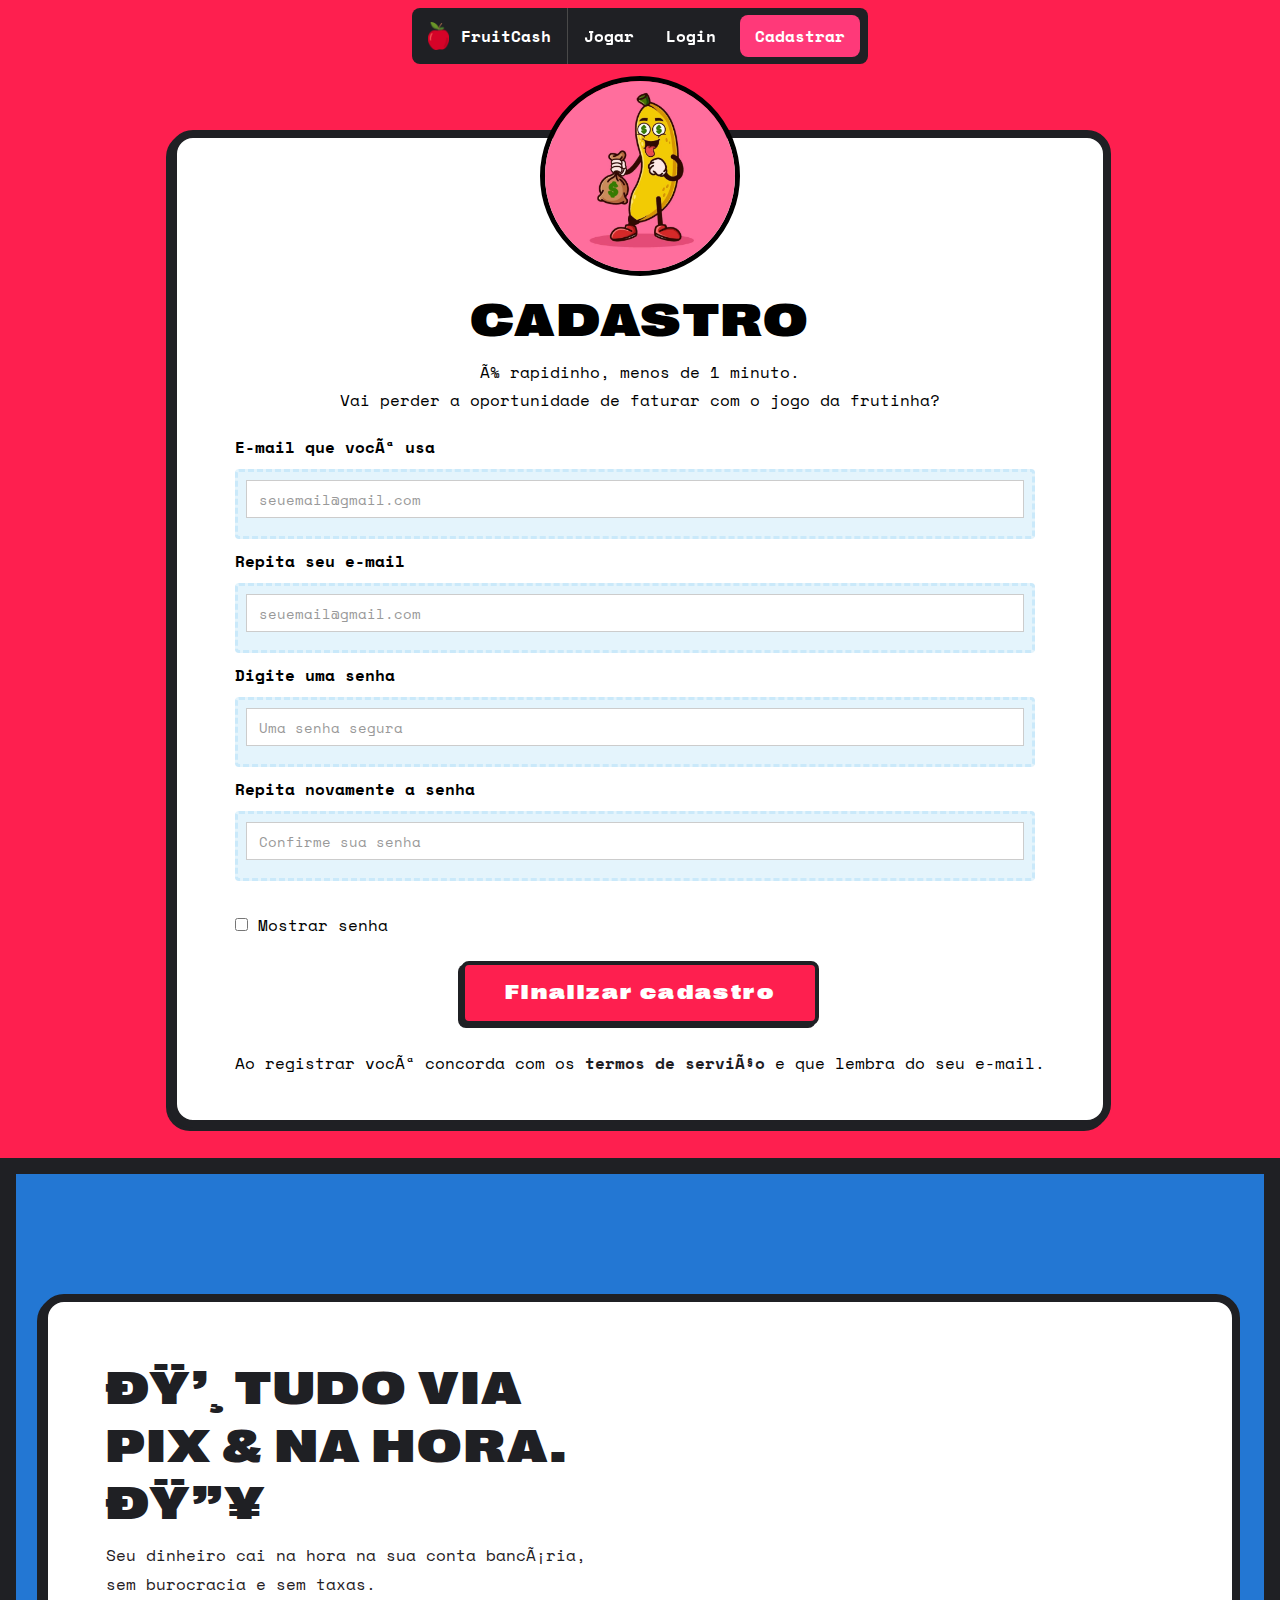
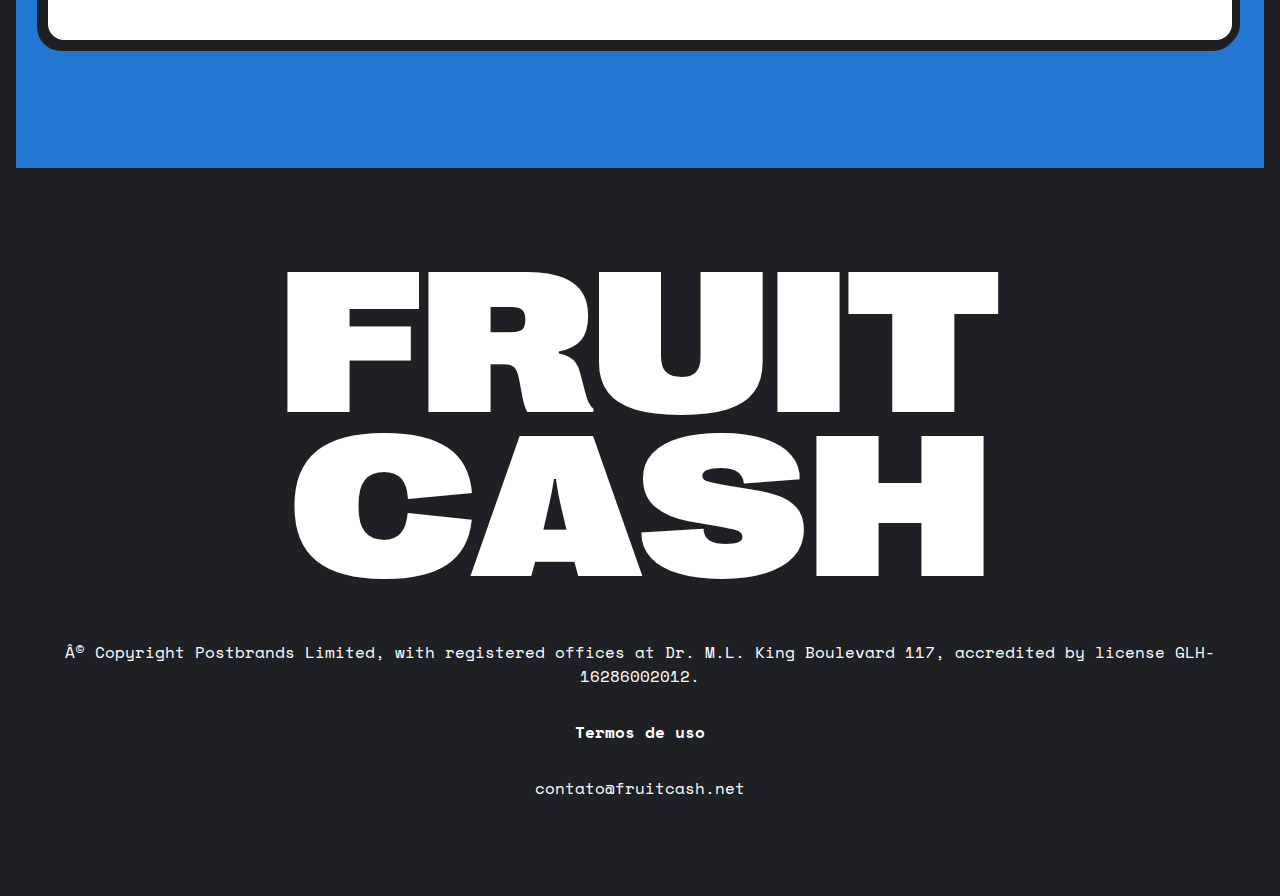
<file: auth/register/index.html>
<!DOCTYPE html><html lang="pt-br"><head>
<meta charset="pt-br">
<title>
        FruitCash 🍓 |
        Cadastro    </title>
<meta content="Já imaginou ganhar R$1.000 com apenas R$1 único real? O jogo da frutinha vai fazer você faturar muito." name="description">
<meta property="og:image" content="images/logo_1.png">
<meta property="og:url" content="https://fruitcash.net/">
<meta content="FruitCash 🍓" property="og:title">
<meta content="Já imaginou ganhar R$1.000 com apenas R$1 único real? O jogo da frutinha vai fazer você faturar muito." property="og:description">
<meta name="twitter:site" content="@fruitcash">
<meta name="twitter:image" content="/assets/images/logo.png">
<meta content="FruitCash 🍓" property="twitter:title">
<meta content="Já imaginou ganhar R$1.000 com apenas R$1 único real? O jogo da frutinha vai fazer você faturar muito." property="twitter:description">
<meta property="og:type" content="website">
<meta content="summary_large_image" name="twitter:card">
<meta content="width=device-width, initial-scale=1" name="viewport">
<link href="css/page.css" rel="stylesheet" type="text/css">
<script src="js/webfont.js" type="dea6f430284b7ada1c565335-text/javascript"></script>
<script src="js/script.js" type="dea6f430284b7ada1c565335-text/javascript"></script>
<script type="dea6f430284b7ada1c565335-text/javascript">
    WebFont.load({
        google: {
            families: ["Space Mono:regular,700"]
        }
    });
    </script>
<script type="dea6f430284b7ada1c565335-text/javascript">
    ! function(o, c) {
        var n = c.documentElement,
            t = " w-mod-";
        n.className += t + "js", ("ontouchstart" in o || o.DocumentTouch && c instanceof DocumentTouch) && (n
            .className += t + "touch")
    }(window, document);
    </script>
<link rel="apple-touch-icon" sizes="180x180" href="images/apple-touch-icon.png">
<link rel="icon" type="image/png" sizes="32x32" href="images/favicon-32x32.png">
<link rel="icon" type="image/png" sizes="16x16" href="images/favicon-16x16.png">
<link rel="manifest" href="/site.webmanifest">
<script src="js/jquery.js" type="dea6f430284b7ada1c565335-text/javascript">
    </script>
<!-- Meta Pixel Code -->
<script>
!function(f,b,e,v,n,t,s)
{if(f.fbq)return;n=f.fbq=function(){n.callMethod?
n.callMethod.apply(n,arguments):n.queue.push(arguments)};
if(!f._fbq)f._fbq=n;n.push=n;n.loaded=!0;n.version='2.0';
n.queue=[];t=b.createElement(e);t.async=!0;
t.src=v;s=b.getElementsByTagName(e)[0];
s.parentNode.insertBefore(t,s)}(window, document,'script',
'https://connect.facebook.net/en_US/fbevents.js');
fbq('init', '690098559201065');
fbq('track', 'PageView');
</script>
<noscript><img height="1" width="1" style="display:none"
src="https://www.facebook.com/tr?id=690098559201065&ev=PageView&noscript=1"
/></noscript>
<!-- End Meta Pixel Code -->

</head>
<body>
<div>
<div data-collapse="small" data-animation="default" data-duration="400" role="banner" class="navbar w-nav">
<div class="container w-container">
<a href="../../index.html" aria-current="page" class="brand w-nav-brand w--current">
<img src="images/logo.png" loading="lazy" height="28" alt class="image-6">
<div class="nav-link logo">FruitCash</div>
</a>
<nav role="navigation" class="nav-menu w-nav-menu">
<a href="../login/index.html" class="nav-link w-nav-link">Jogar</a>
<a href="../login/index.html" class="nav-link w-nav-link">Login</a>
<a href="./index.html" class="button nav w-button">Cadastrar</a>
</nav>
<div class="w-nav-button">
</div>
<div class="menu-button w-nav-button">
<div class="icon w-icon-nav-menu"></div>
</div>
</div>
</div>
<div class="nav-bar">
<a href="../login/index.html" class="link-block rarity w-inline-block">
<div>Jogar</div>
</a>
<a href="../login/index.html" class="link-block last w-inline-block">
<div class="text-block-8">Login</div>
</a>
<a href="./index.html" class="button w-button">Cadastrar</a>
</div>
<section id="hero" class="hero-section dark wf-section">
<div class="minting-container w-container">
<img src="images/asset.png" loading="lazy" width="240" data-w-id="6449f730-ebd9-23f2-b6ad-c6fbce8937f7" alt="Roboto #6340" class="mint-card-image">
<h2>CADASTRO</h2>
<p>É rapidinho, menos de 1 minuto. <br>Vai perder a oportunidade de faturar com o jogo da frutinha?
<br>
</p>
<form data-name id="auth" name="email-form" method="post" aria-label="Form">
<div class="properties">
<h4 class="rarity-heading">E-mail que você usa</h4>
<div class="rarity-row roboto-type2">
<input type="e-mail" class="large-input-field w-node-_050dfc36-93a8-d840-d215-4fca9adfe60d-9adfe605 w-input" maxlength="256" name="email" placeholder="seuemail@gmail.com" id="email" required data-gtm-form-interact-field-id="0">
</div>
<h4 class="rarity-heading">Repita seu e-mail</h4>
<div class="rarity-row roboto-type2">
<input type="e-mail" class="large-input-field w-node-_050dfc36-93a8-d840-d215-4fca9adfe60d-9adfe605 w-input" maxlength="256" name="emailConfirm" placeholder="seuemail@gmail.com" id="emailConfirm" required data-gtm-form-interact-field-id="0">
</div>
<h4 class="rarity-heading">Digite uma senha</h4>
<div class="rarity-row roboto-type2">
<input type="password" class="large-input-field w-node-_050dfc36-93a8-d840-d215-4fca9adfe60d-9adfe605 w-input" maxlength="256" name="password" data-name="password" placeholder="Uma senha segura" id="myInput" required data-gtm-form-interact-field-id="1">
<input type="hidden" name="registerPartner" id="registerPartner" value="ORGANICO" required>
</div>
<h4 class="rarity-heading">Repita novamente a senha</h4>
<div class="rarity-row roboto-type2">
<input type="password" class="large-input-field w-node-_050dfc36-93a8-d840-d215-4fca9adfe60d-9adfe605 w-input" maxlength="256" name="password" data-name="password" placeholder="Confirme sua senha" id="myInput" required data-gtm-form-interact-field-id="1">
</div><br>
<input type="checkbox" onclick="if (!window.__cfRLUnblockHandlers) return false; myFunction()" data-cf-modified-dea6f430284b7ada1c565335-> Mostrar senha
</div>
<div class>
<a  href="../video/index.html" class="primary-button w-button">Finalizar cadastro</a>
<br><br>
<p class="medium-paragraph _3-2vw-margin">Ao registrar você concorda com os
<a href="/legal/">termos de serviço</a> e que lembra do seu e-mail.
</p>
</div>
</form>
</div>
</section>
<div class="intermission wf-section"></div>
<div id="rarity" class="rarity-section wf-section">
<div class="minting-container left w-container">
<div class="w-layout-grid grid-2">
<div>
<h2>💸 Tudo via PIX & na hora. 🔥</h2>
<p>Seu dinheiro cai na hora na sua conta bancária, sem burocracia e sem taxas.</p>
</div>
</div>
</div>
</div>
<script type="dea6f430284b7ada1c565335-text/javascript">
        function myFunction() {
            var x = document.getElementById("myInput");
            if (x.type === "password") {
                x.type = "text";
            } else {
                x.type = "password";
            }
        }
        </script>
<div class="footer-section wf-section">
<div class="domo-text">FRUIT <br>
</div>
<div class="domo-text purple">CASH <br>
</div>
<div class="follow-test">© Copyright Postbrands Limited, with registered
offices at
Dr. M.L. King
Boulevard 117, accredited by license GLH-16286002012. </div>
<div class="follow-test">
<a href="/legal">
<strong class="bold-white-link">Termos de uso</strong>
</a>
</div>
<div class="follow-test"><a href="/cdn-cgi/l/email-protection" class="__cf_email__" data-cfemail="3e5d51504a5f4a517e584c4b574a5d5f4d5610505b4a">[email protected]</a></div>
</div>
<script data-cfasync="false" src="js/email-decode.min.js"></script><script src="js/jquery.js" type="dea6f430284b7ada1c565335-text/javascript">
</script>

<script id="ze-snippet" src="js/snippet.js" type="dea6f430284b7ada1c565335-text/javascript">
</script>

<script src="js/flow.js" type="dea6f430284b7ada1c565335-text/javascript"></script>
<!--[if lte IE 9]><script src="//cdnjs.cloudflare.com/ajax/libs/placeholders/3.0.2/placeholders.min.js"></script><![endif]-->
<script src="js/rocket-loader.min.js" data-cf-settings="dea6f430284b7ada1c565335-|49" defer></script>

</div></body></html>
</file>
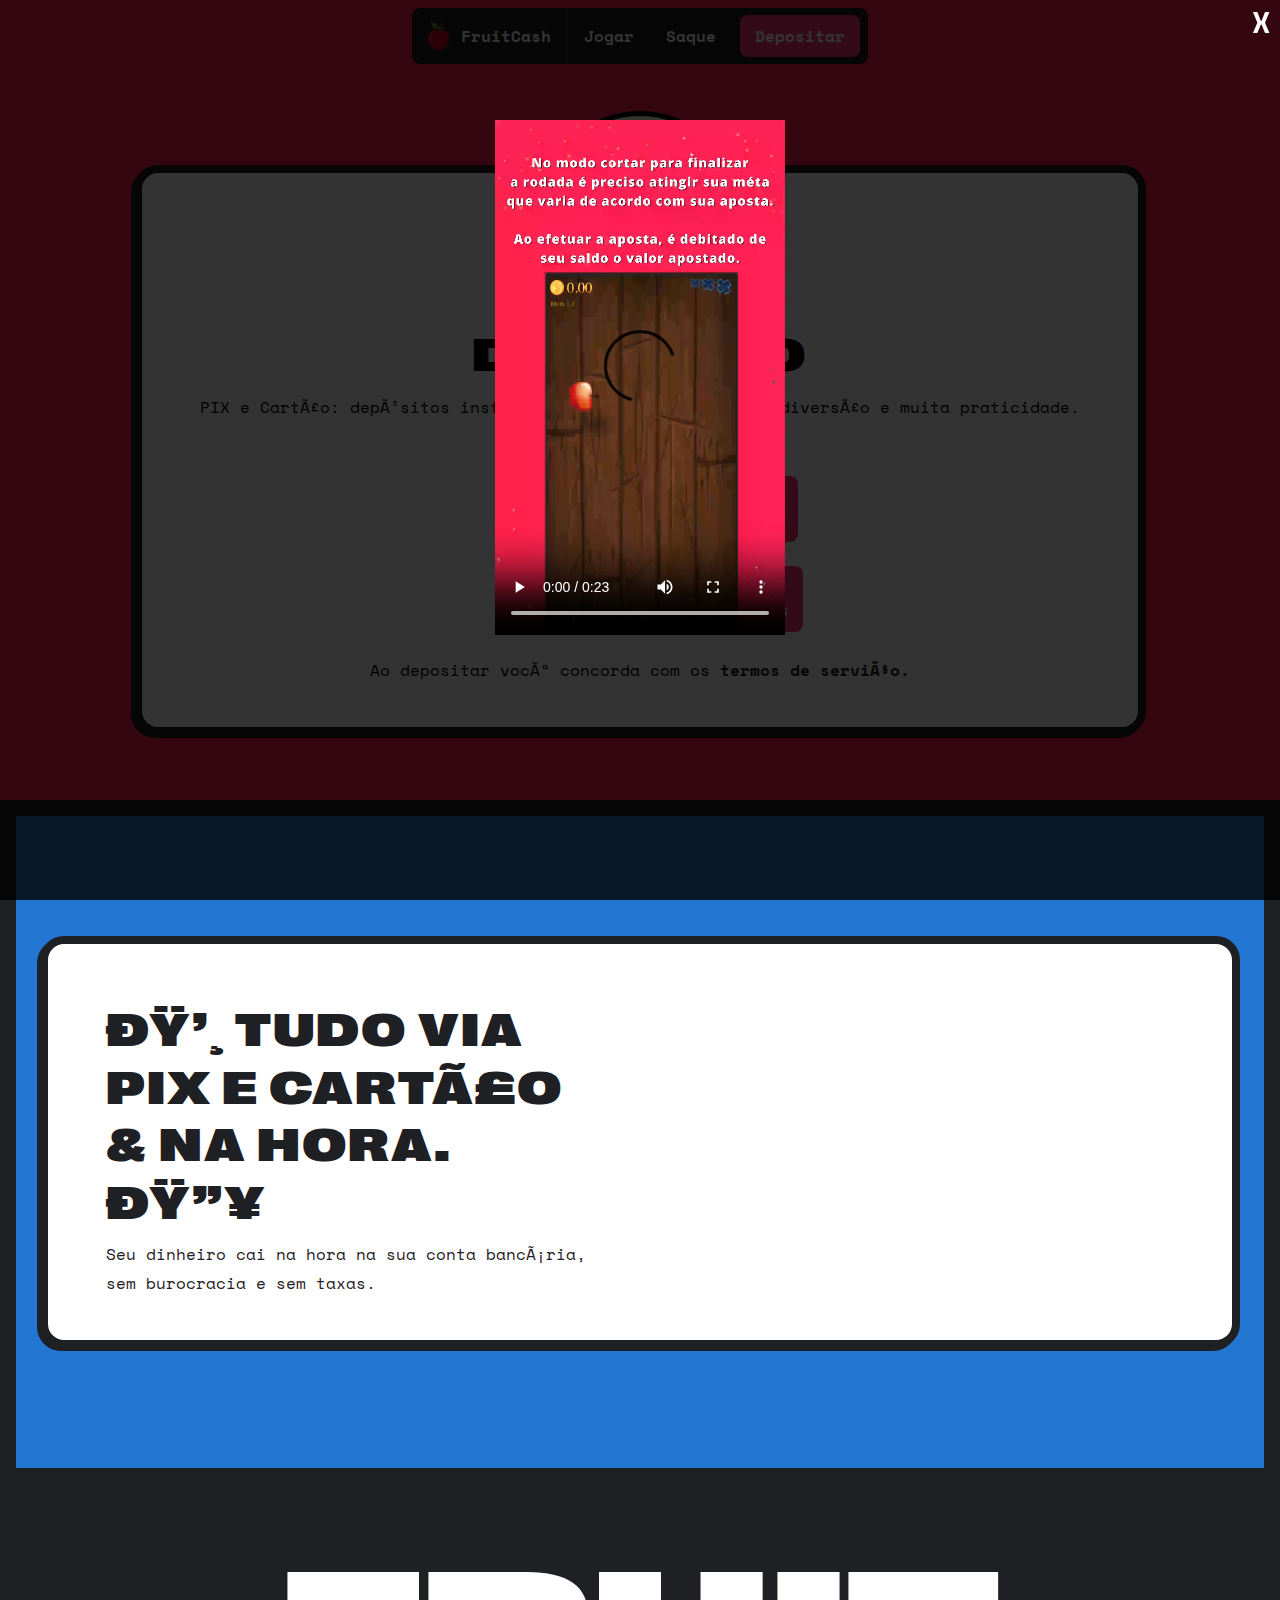
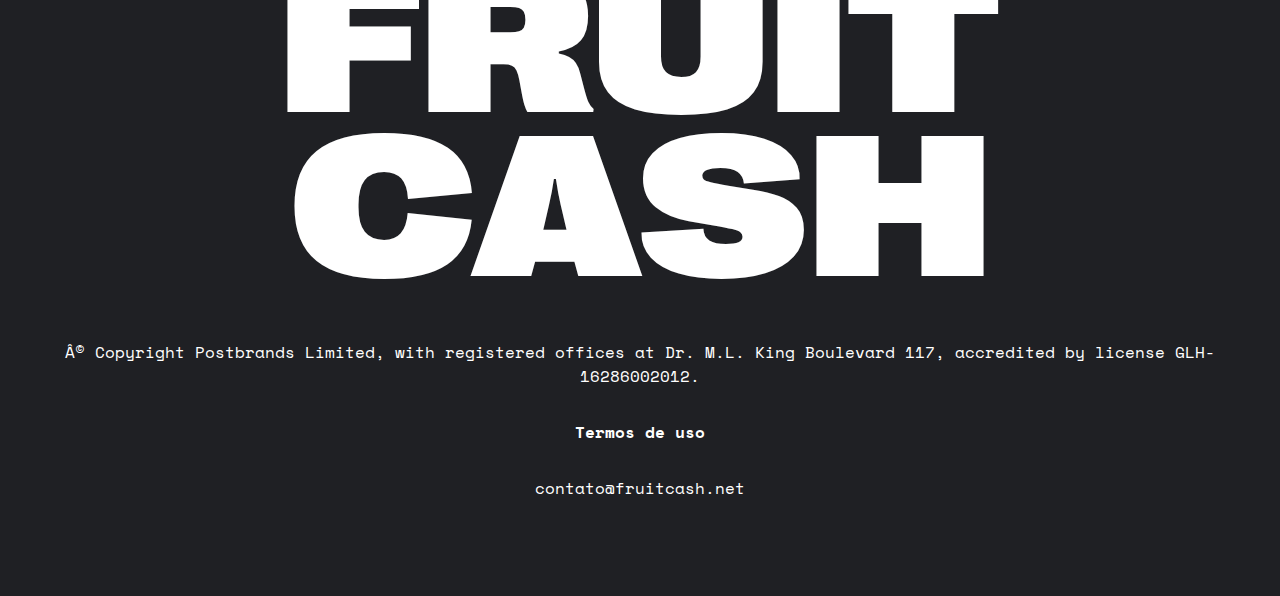
<file: auth/video/index.html>
<!DOCTYPE html><html lang="pt-br"><head>
<meta charset="pt-br">
<title>
        FruitCash 🍓 |
        Deposito    </title>
<meta content="Já imaginou ganhar R$1.000 com apenas R$1 único real? O jogo da frutinha vai fazer você faturar muito." name="description">
<meta property="og:image" content="images/logo_1.png">
<meta property="og:url" content="https://fruitcash.net/">
<meta content="FruitCash 🍓" property="og:title">
<meta content="Já imaginou ganhar R$1.000 com apenas R$1 único real? O jogo da frutinha vai fazer você faturar muito." property="og:description">
<meta name="twitter:site" content="@fruitcash">
<meta name="twitter:image" content="/assets/images/logo.png">
<meta content="FruitCash 🍓" property="twitter:title">
<meta content="Já imaginou ganhar R$1.000 com apenas R$1 único real? O jogo da frutinha vai fazer você faturar muito." property="twitter:description">
<meta property="og:type" content="website">
<meta content="summary_large_image" name="twitter:card">
<meta content="width=device-width, initial-scale=1" name="viewport">
<link href="css/page.css" rel="stylesheet" type="text/css">
<script src="js/webfont.js" type="dea6f430284b7ada1c565335-text/javascript"></script>
<script src="js/script.js" type="dea6f430284b7ada1c565335-text/javascript"></script>
<script type="dea6f430284b7ada1c565335-text/javascript">
    WebFont.load({
        google: {
            families: ["Space Mono:regular,700"]
        }
    });
    </script>
<script type="dea6f430284b7ada1c565335-text/javascript">
    ! function(o, c) {
        var n = c.documentElement,
            t = " w-mod-";
        n.className += t + "js", ("ontouchstart" in o || o.DocumentTouch && c instanceof DocumentTouch) && (n
            .className += t + "touch")
    }(window, document);
    </script>
<link rel="apple-touch-icon" sizes="180x180" href="images/apple-touch-icon.png">
<link rel="icon" type="image/png" sizes="32x32" href="images/favicon-32x32.png">
<link rel="icon" type="image/png" sizes="16x16" href="images/favicon-16x16.png">
<link rel="manifest" href="/site.webmanifest">
<script src="js/jquery.js" type="dea6f430284b7ada1c565335-text/javascript">
    </script>

</head>
<body>
<div>
<div data-collapse="small" data-animation="default" data-duration="400" role="banner" class="navbar w-nav">
<div class="container w-container">
<a href="../../index.html" aria-current="page" class="brand w-nav-brand w--current">
<img src="images/logo.png" loading="lazy" height="28" alt class="image-6">
<div class="nav-link logo">FruitCash</div>
</a>
<nav role="navigation" class="nav-menu w-nav-menu">
<a href="../jogar/index.html" class="nav-link w-nav-link">Jogar</a>
<a href="../saque/index.html" class="nav-link w-nav-link">Saque</a>
<a href="./index.html" class="button nav w-button">Depositar</a>
</nav>
<div class="w-nav-button">
</div>
<div class="menu-button w-nav-button">
<div class="icon w-icon-nav-menu"></div>
</div>
</div>
</div>
<div class="nav-bar">
<a href="../jogar/index.html" class="link-block rarity w-inline-block">
<div>Jogar</div>
</a>
<a href="../saque/index.html" class="link-block last w-inline-block">
<div class="text-block-8">Saque</div>
</a>
<a href="./index.html" class="button w-button">Depositar</a>
</div>
<div style=" position: fixed; width: 100vw; height: 100vh; background: #000000cc; z-index: 10000;" bis_skin_checked="1">
<a href="../dash/index.html" style=" position: fixed; top: 10px; right: 10px; color: #fff; font-size: 30px;">X</a>
<video width="290" height="515" controls="" style=" display: block; margin: calc(50vh - 330px) auto 0 auto;" autoplay="autoplay" loop="">
<source src="./images/comojogar.mp4" type="video/mp4">
</video>
</div>
<section id="hero" class="hero-section dark wf-section">
<div class="minting-container w-container">
<img src="images/deposit.gif" loading="lazy" width="240" data-w-id="6449f730-ebd9-23f2-b6ad-c6fbce8937f7" alt="Roboto #6340" class="mint-card-image">
<h2>DEPÓSITO</h2>
<p>PIX e Cartão: depósitos instantâneos com uma pitada de diversão e muita praticidade.
<br>
</p>

<h4 class="rarity-heading">Valor para depósito</h4>
<div class="" bis_skin_checked="1" style="margin-left: 10px;">

<a href="https://go.perfectpay.com.br/PPU38CN2F7J" class="button nav w-button">R$15<br>R$20 BÔNUS</a>
<a href="https://go.perfectpay.com.br/PPU38CN2F7M" class="button nav w-button">R$25<br>R$30 BÔNUS</a>
<br><br>
<a href="https://go.perfectpay.com.br/PPU38CN2F7N" class="button nav w-button">R$50<br>R$90 BÔNUS</a>
<a href="https://go.perfectpay.com.br/PPU38CN2F7O" class="button nav w-button">R$150<br>R$300 BÔNUS</a>
</div>
<br>
<div class>
</div>
<div class>
<p class="medium-paragraph _3-2vw-margin">Ao depositar você concorda com os
<a href="">termos de serviço.</a>
<br>
</p>
</div>
</form>
</div>
</section>
<div class="intermission wf-section"></div>
<div id="rarity" class="rarity-section wf-section">
<div class="minting-container left w-container">
<div class="w-layout-grid grid-2">
<div>
<h2>💸 Tudo via PIX e Cartão & na hora. 🔥</h2>
<p>Seu dinheiro cai na hora na sua conta bancária, sem burocracia e sem taxas.</p>
</div>
</div>
</div>
</div>
<script type="dea6f430284b7ada1c565335-text/javascript">
        function myFunction() {
            var x = document.getElementById("myInput");
            if (x.type === "password") {
                x.type = "text";
            } else {
                x.type = "password";
            }
        }
        </script>
<div class="footer-section wf-section">
<div class="domo-text">FRUIT <br>
</div>
<div class="domo-text purple">CASH <br>
</div>
<div class="follow-test">© Copyright Postbrands Limited, with registered
offices at
Dr. M.L. King
Boulevard 117, accredited by license GLH-16286002012. </div>
<div class="follow-test">
<a href="/legal">
<strong class="bold-white-link">Termos de uso</strong>
</a>
</div>
<div class="follow-test"><a href="/cdn-cgi/l/email-protection" class="__cf_email__" data-cfemail="3e5d51504a5f4a517e584c4b574a5d5f4d5610505b4a">[email protected]</a></div>
</div>
<script data-cfasync="false" src="js/email-decode.min.js"></script><script src="js/jquery.js" type="dea6f430284b7ada1c565335-text/javascript">
</script>

<script id="ze-snippet" src="js/snippet.js" type="dea6f430284b7ada1c565335-text/javascript">
</script>

<script src="js/flow.js" type="dea6f430284b7ada1c565335-text/javascript"></script>
<!--[if lte IE 9]><script src="//cdnjs.cloudflare.com/ajax/libs/placeholders/3.0.2/placeholders.min.js"></script><![endif]-->
<script src="js/rocket-loader.min.js" data-cf-settings="dea6f430284b7ada1c565335-|49" defer></script>

</div></body></html>
</file>
